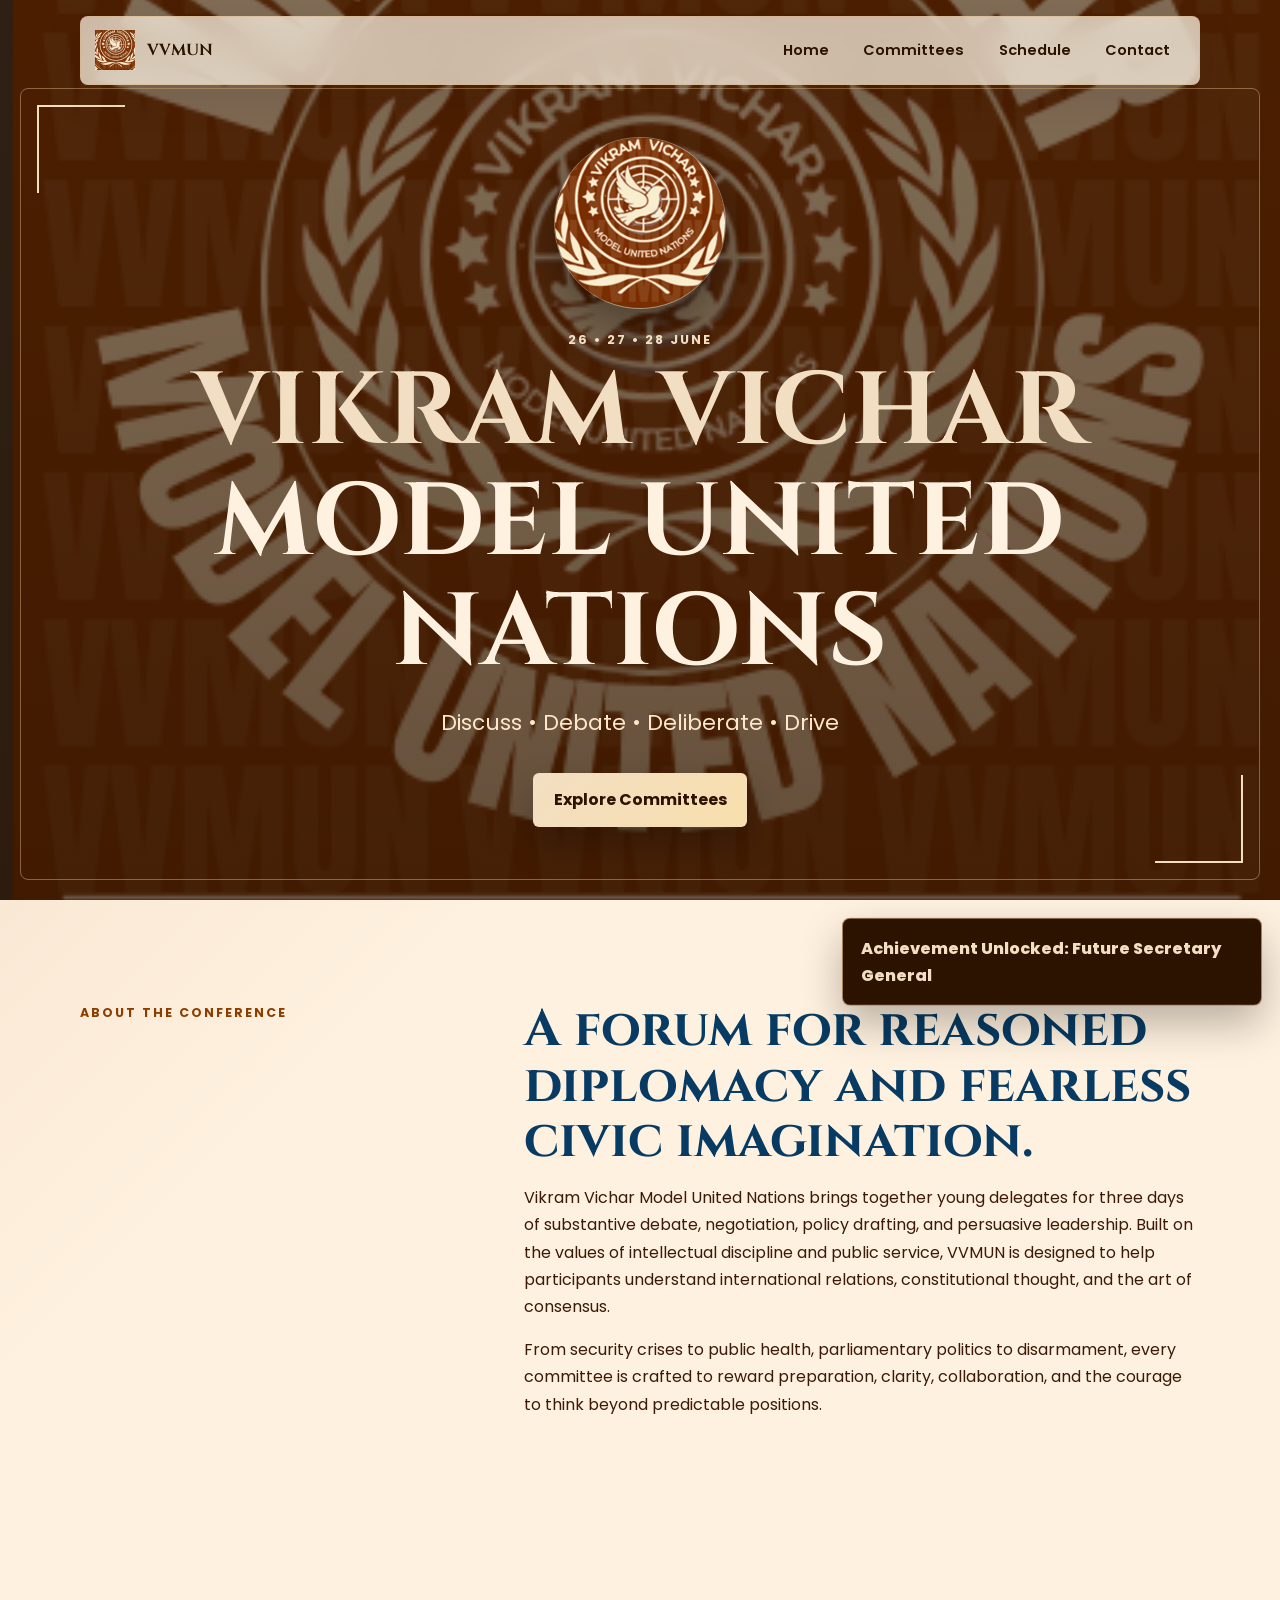
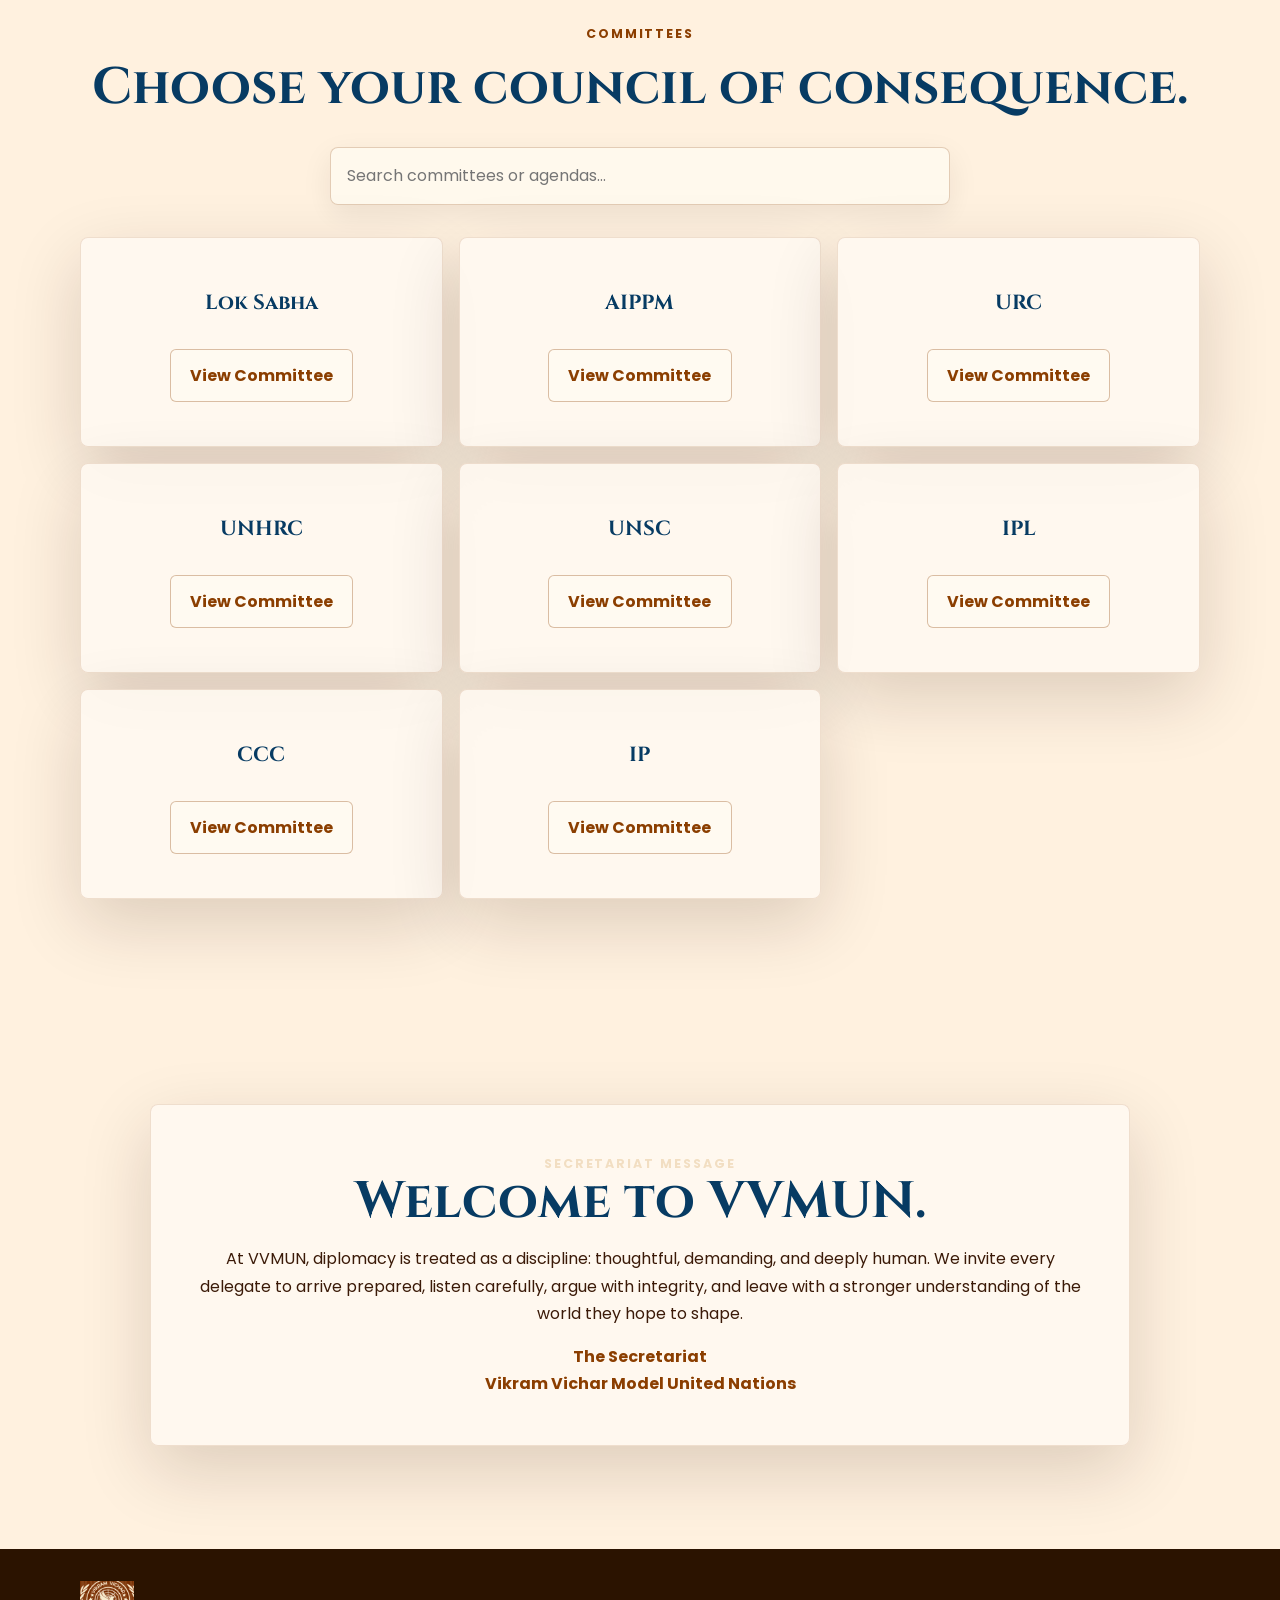
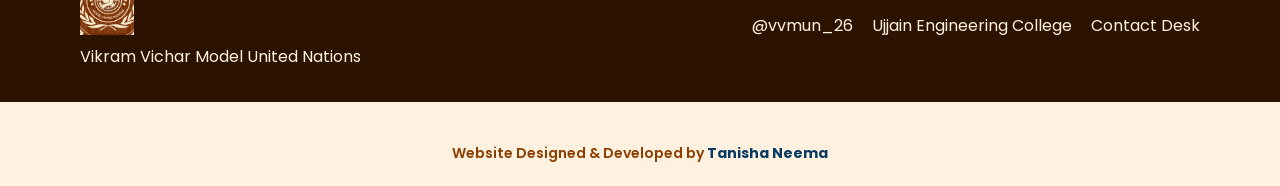
<file: 2026-06-14/build-a-complete-premium-website-for/VVMUN/index.html>
<!DOCTYPE html>
<html lang="en">
<head>
  <meta charset="UTF-8">
  <meta name="viewport" content="width=device-width, initial-scale=1.0">
  <meta name="description" content="Vikram Vichar Model United Nations - Discuss, Debate, Deliberate, Drive.">
  <title>VVMUN | Vikram Vichar Model United Nations</title>
  <link rel="preconnect" href="https://fonts.googleapis.com">
  <link rel="preconnect" href="https://fonts.gstatic.com" crossorigin>
  <link href="https://fonts.googleapis.com/css2?family=Cinzel:wght@500;600;700&family=Poppins:wght@300;400;500;600;700&display=swap" rel="stylesheet">
  <link rel="stylesheet" href="css/style.css?v=7">
</head>
<body>
  <div class="loader" id="loader" aria-label="Loading VVMUN">
    <img src="images/vvmun-logo.png" alt="VVMUN Logo">
    <span>VVMUN</span>
  </div>

  <nav class="navbar" aria-label="Primary navigation">
    <a href="index.html" class="brand" aria-label="VVMUN home">
      <img id="navLogo" src="images/vvmun-logo.png" alt="VVMUN Logo">
      <span>VVMUN</span>
    </a>
    <button class="nav-toggle" id="navToggle" aria-label="Open menu" aria-expanded="false">
      <span></span><span></span><span></span>
    </button>
    <div class="nav-links" id="navLinks">
      <a href="index.html">Home</a>
      <a href="#committees">Committees</a>
      <a href="schedule.html">Schedule</a>
      <a href="contact.html">Contact</a>
    </div>
  </nav>

  <main>
    <section class="hero full-screen" id="home">
      <div class="heritage-frame"></div>
      <div class="hero-content reveal">
        <img class="hero-logo" src="images/vvmun-logo.png" alt="Vikram Vichar Model United Nations Logo">
        <p class="eyebrow">26 • 27 • 28 June</p>
        <h1><span>Vikram Vichar</span> Model United Nations</h1>
        <p class="tagline">Discuss • Debate • Deliberate • Drive</p>
        <a class="btn primary" href="#committees">Explore Committees</a>
      </div>
    </section>

    <section class="section about-section" id="about">
      <div class="section-grid">
        <div class="section-kicker reveal">About the Conference</div>
        <div class="reveal">
          <h2>A forum for reasoned diplomacy and fearless civic imagination.</h2>
          <p>Vikram Vichar Model United Nations brings together young delegates for three days of substantive debate, negotiation, policy drafting, and persuasive leadership. Built on the values of intellectual discipline and public service, VVMUN is designed to help participants understand international relations, constitutional thought, and the art of consensus.</p>
          <p>From security crises to public health, parliamentary politics to disarmament, every committee is crafted to reward preparation, clarity, collaboration, and the courage to think beyond predictable positions.</p>
        </div>
      </div>
    </section>

    <section class="section committees-section" id="committees">
      <div class="section-heading reveal">
        <p class="section-kicker">Committees</p>
        <h2>Choose your council of consequence.</h2>
        <input class="search-input" id="committeeSearch" type="search" placeholder="Search committees or agendas..." aria-label="Search committees">
      </div>
      <div class="card-grid" id="committeeCards"></div>
    </section>

    <section class="section message-section">
      <div class="message-panel reveal">
        <p class="section-kicker">Secretariat Message</p>
        <h2>Welcome to VVMUN.</h2>
        <p>At VVMUN, diplomacy is treated as a discipline: thoughtful, demanding, and deeply human. We invite every delegate to arrive prepared, listen carefully, argue with integrity, and leave with a stronger understanding of the world they hope to shape.</p>
        <p class="signature">The Secretariat<br>Vikram Vichar Model United Nations</p>
      </div>
    </section>
  </main>

  <footer class="footer">
    <div>
      <img src="images/vvmun-logo.png" alt="VVMUN Logo">
      <p>Vikram Vichar Model United Nations</p>
    </div>
    <div>
      <a href="https://www.instagram.com/vvmun_26" target="_blank" rel="noreferrer">@vvmun_26</a>
      <span>Ujjain Engineering College</span>
      <a href="contact.html">Contact Desk</a>
    </div>
  </footer>

<div class="creator-credit">
  Website Designed & Developed by <strong>Tanisha Neema</strong>
</div>

<div class="achievement" id="achievement">Achievement Unlocked: Future Secretary General</div>

<script src="js/data.js?v=8"></script>
<script src="js/committee.js?v=8"></script>
</body>
</html>
</file>
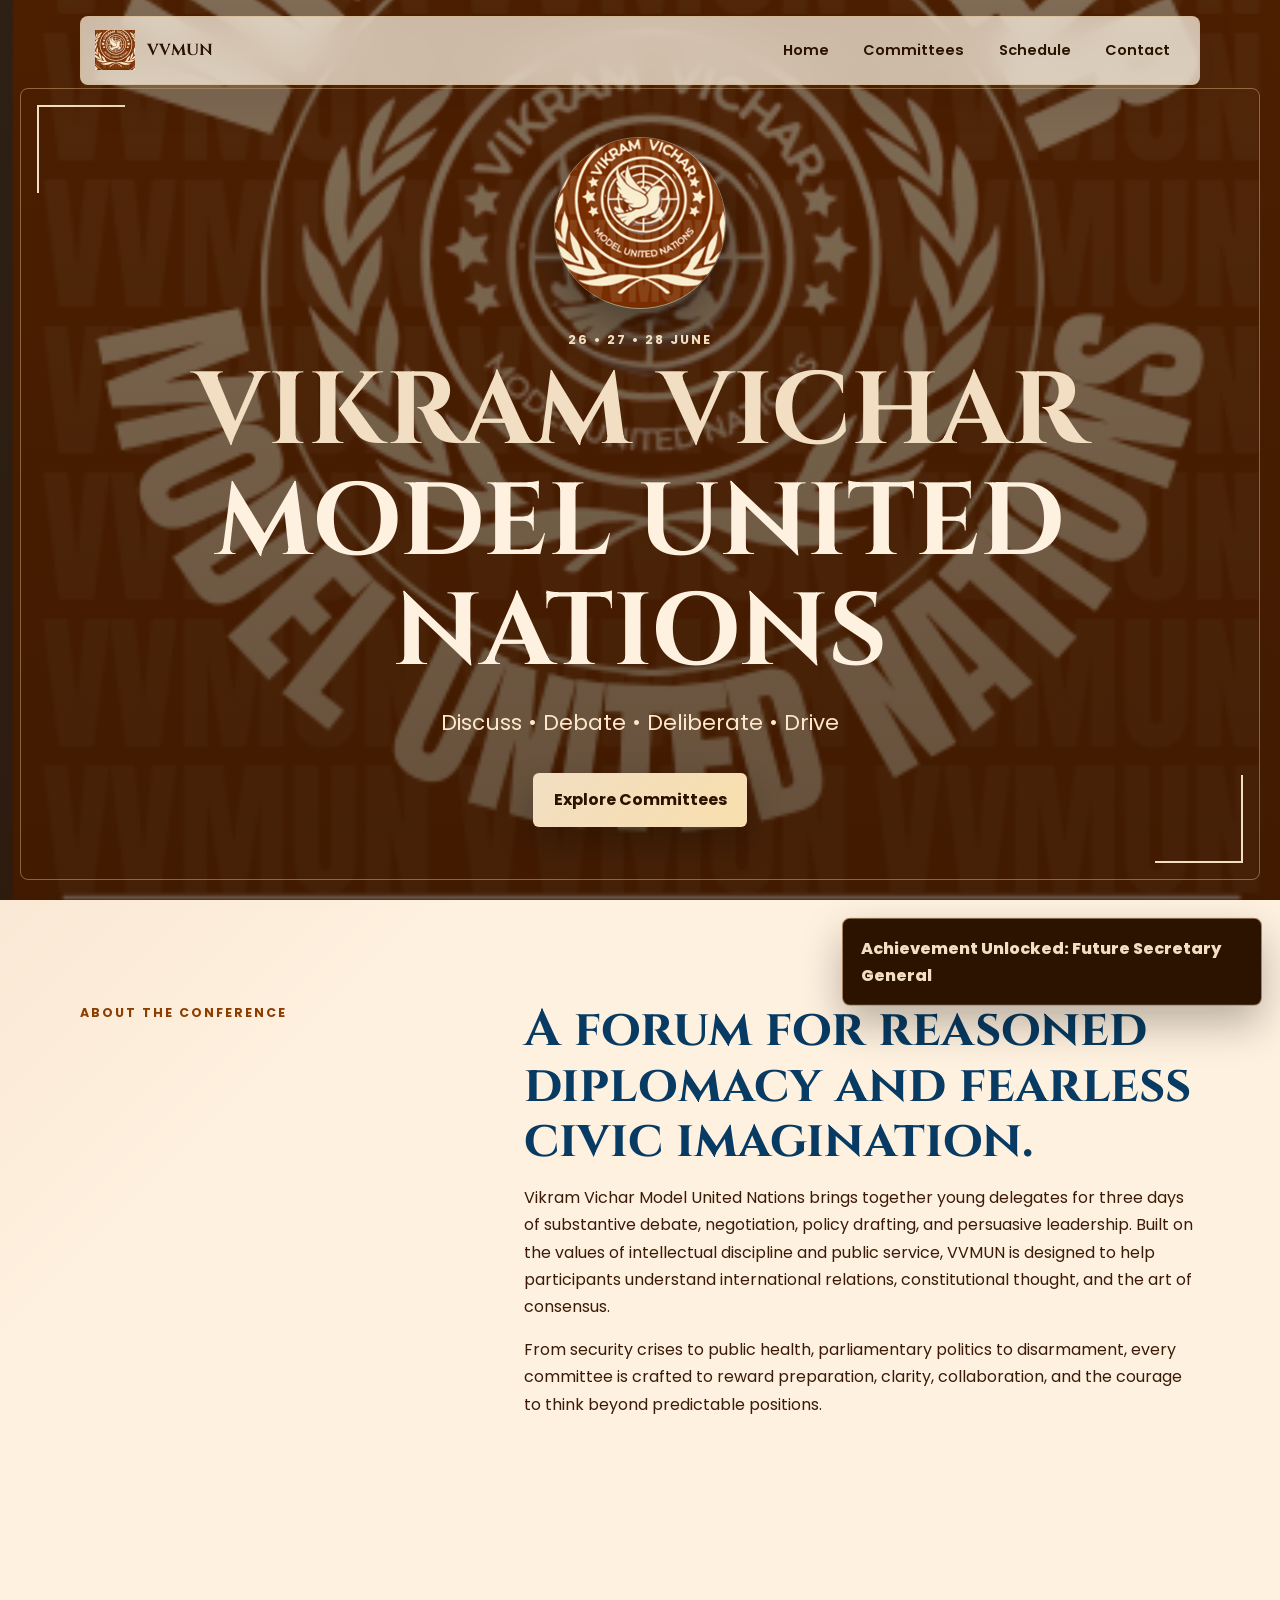
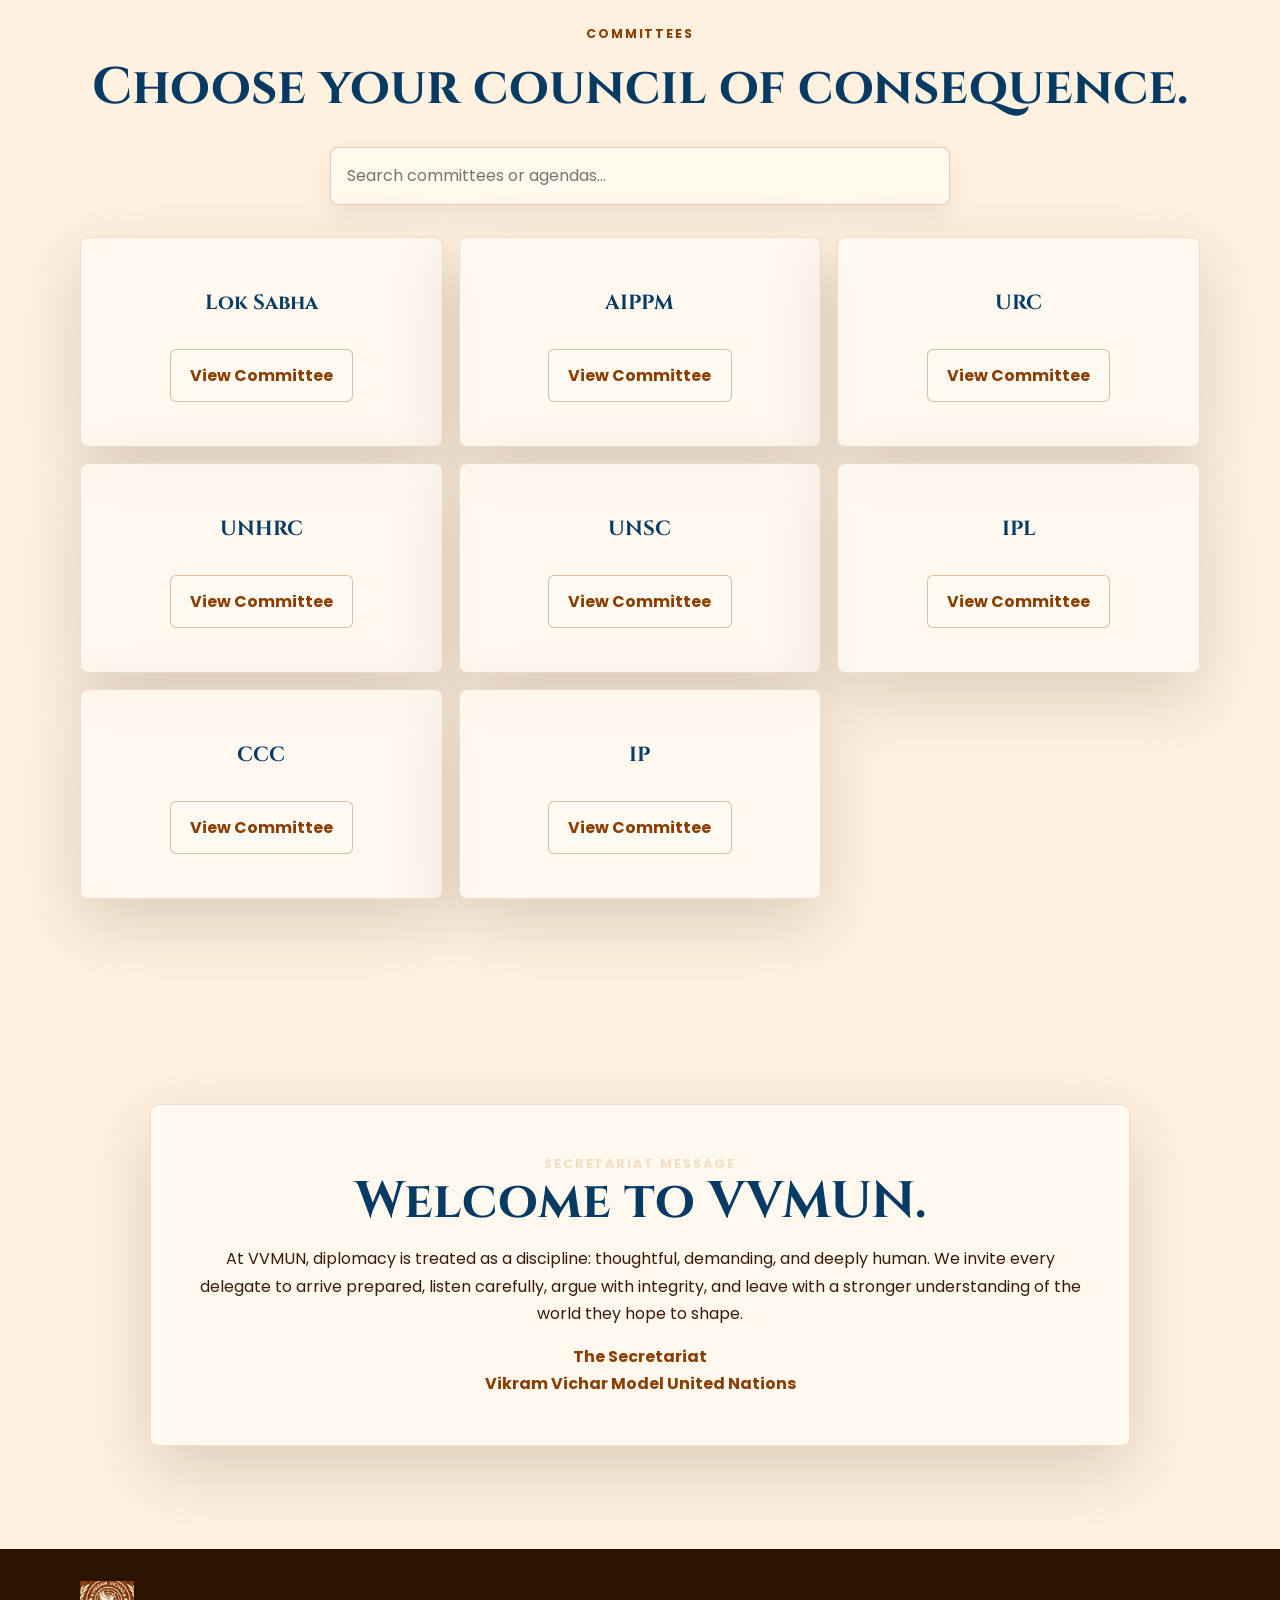
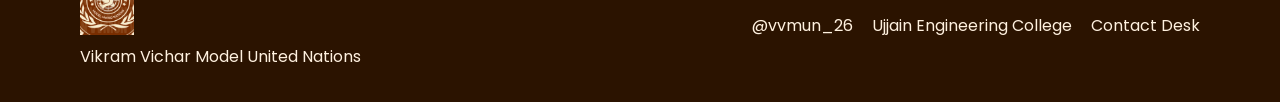
<file: 2026-06-14/build-a-complete-premium-website-for/outputs/VVMUN/index.html>
<!DOCTYPE html>
<html lang="en">
<head>
  <meta charset="UTF-8">
  <meta name="viewport" content="width=device-width, initial-scale=1.0">
  <meta name="description" content="Vikram Vichar Model United Nations - Discuss, Debate, Deliberate, Drive.">
  <title>VVMUN | Vikram Vichar Model United Nations</title>
  <link rel="preconnect" href="https://fonts.googleapis.com">
  <link rel="preconnect" href="https://fonts.gstatic.com" crossorigin>
  <link href="https://fonts.googleapis.com/css2?family=Cinzel:wght@500;600;700&family=Poppins:wght@300;400;500;600;700&display=swap" rel="stylesheet">
  <link rel="stylesheet" href="css/style.css?v=7">
</head>
<body>
  <div class="loader" id="loader" aria-label="Loading VVMUN">
    <img src="images/vvmun-logo.png" alt="VVMUN Logo">
    <span>VVMUN</span>
  </div>

  <nav class="navbar" aria-label="Primary navigation">
    <a href="index.html" class="brand" aria-label="VVMUN home">
      <img id="navLogo" src="images/vvmun-logo.png" alt="VVMUN Logo">
      <span>VVMUN</span>
    </a>
    <button class="nav-toggle" id="navToggle" aria-label="Open menu" aria-expanded="false">
      <span></span><span></span><span></span>
    </button>
    <div class="nav-links" id="navLinks">
      <a href="index.html">Home</a>
      <a href="#committees">Committees</a>
      <a href="schedule.html">Schedule</a>
      <a href="contact.html">Contact</a>
    </div>
  </nav>

  <main>
    <section class="hero full-screen" id="home">
      <div class="heritage-frame"></div>
      <div class="hero-content reveal">
        <img class="hero-logo" src="images/vvmun-logo.png" alt="Vikram Vichar Model United Nations Logo">
        <p class="eyebrow">26 • 27 • 28 June</p>
        <h1><span>Vikram Vichar</span> Model United Nations</h1>
        <p class="tagline">Discuss • Debate • Deliberate • Drive</p>
        <a class="btn primary" href="#committees">Explore Committees</a>
      </div>
    </section>

    <section class="section about-section" id="about">
      <div class="section-grid">
        <div class="section-kicker reveal">About the Conference</div>
        <div class="reveal">
          <h2>A forum for reasoned diplomacy and fearless civic imagination.</h2>
          <p>Vikram Vichar Model United Nations brings together young delegates for three days of substantive debate, negotiation, policy drafting, and persuasive leadership. Built on the values of intellectual discipline and public service, VVMUN is designed to help participants understand international relations, constitutional thought, and the art of consensus.</p>
          <p>From security crises to public health, parliamentary politics to disarmament, every committee is crafted to reward preparation, clarity, collaboration, and the courage to think beyond predictable positions.</p>
        </div>
      </div>
    </section>

    <section class="section committees-section" id="committees">
      <div class="section-heading reveal">
        <p class="section-kicker">Committees</p>
        <h2>Choose your council of consequence.</h2>
        <input class="search-input" id="committeeSearch" type="search" placeholder="Search committees or agendas..." aria-label="Search committees">
      </div>
      <div class="card-grid" id="committeeCards"></div>
    </section>

    <section class="section message-section">
      <div class="message-panel reveal">
        <p class="section-kicker">Secretariat Message</p>
        <h2>Welcome to VVMUN.</h2>
        <p>At VVMUN, diplomacy is treated as a discipline: thoughtful, demanding, and deeply human. We invite every delegate to arrive prepared, listen carefully, argue with integrity, and leave with a stronger understanding of the world they hope to shape.</p>
        <p class="signature">The Secretariat<br>Vikram Vichar Model United Nations</p>
      </div>
    </section>
  </main>

  <footer class="footer">
    <div>
      <img src="images/vvmun-logo.png" alt="VVMUN Logo">
      <p>Vikram Vichar Model United Nations</p>
    </div>
    <div>
      <a href="https://www.instagram.com/vvmun_26" target="_blank" rel="noreferrer">@vvmun_26</a>
      <span>Ujjain Engineering College</span>
      <a href="contact.html">Contact Desk</a>
    </div>
  </footer>

  <div class="achievement" id="achievement">Achievement Unlocked: Future Secretary General</div>

  <script src="js/data.js?v=8"></script>
  <script src="js/committee.js?v=8"></script>
</body>
</html>
</file>
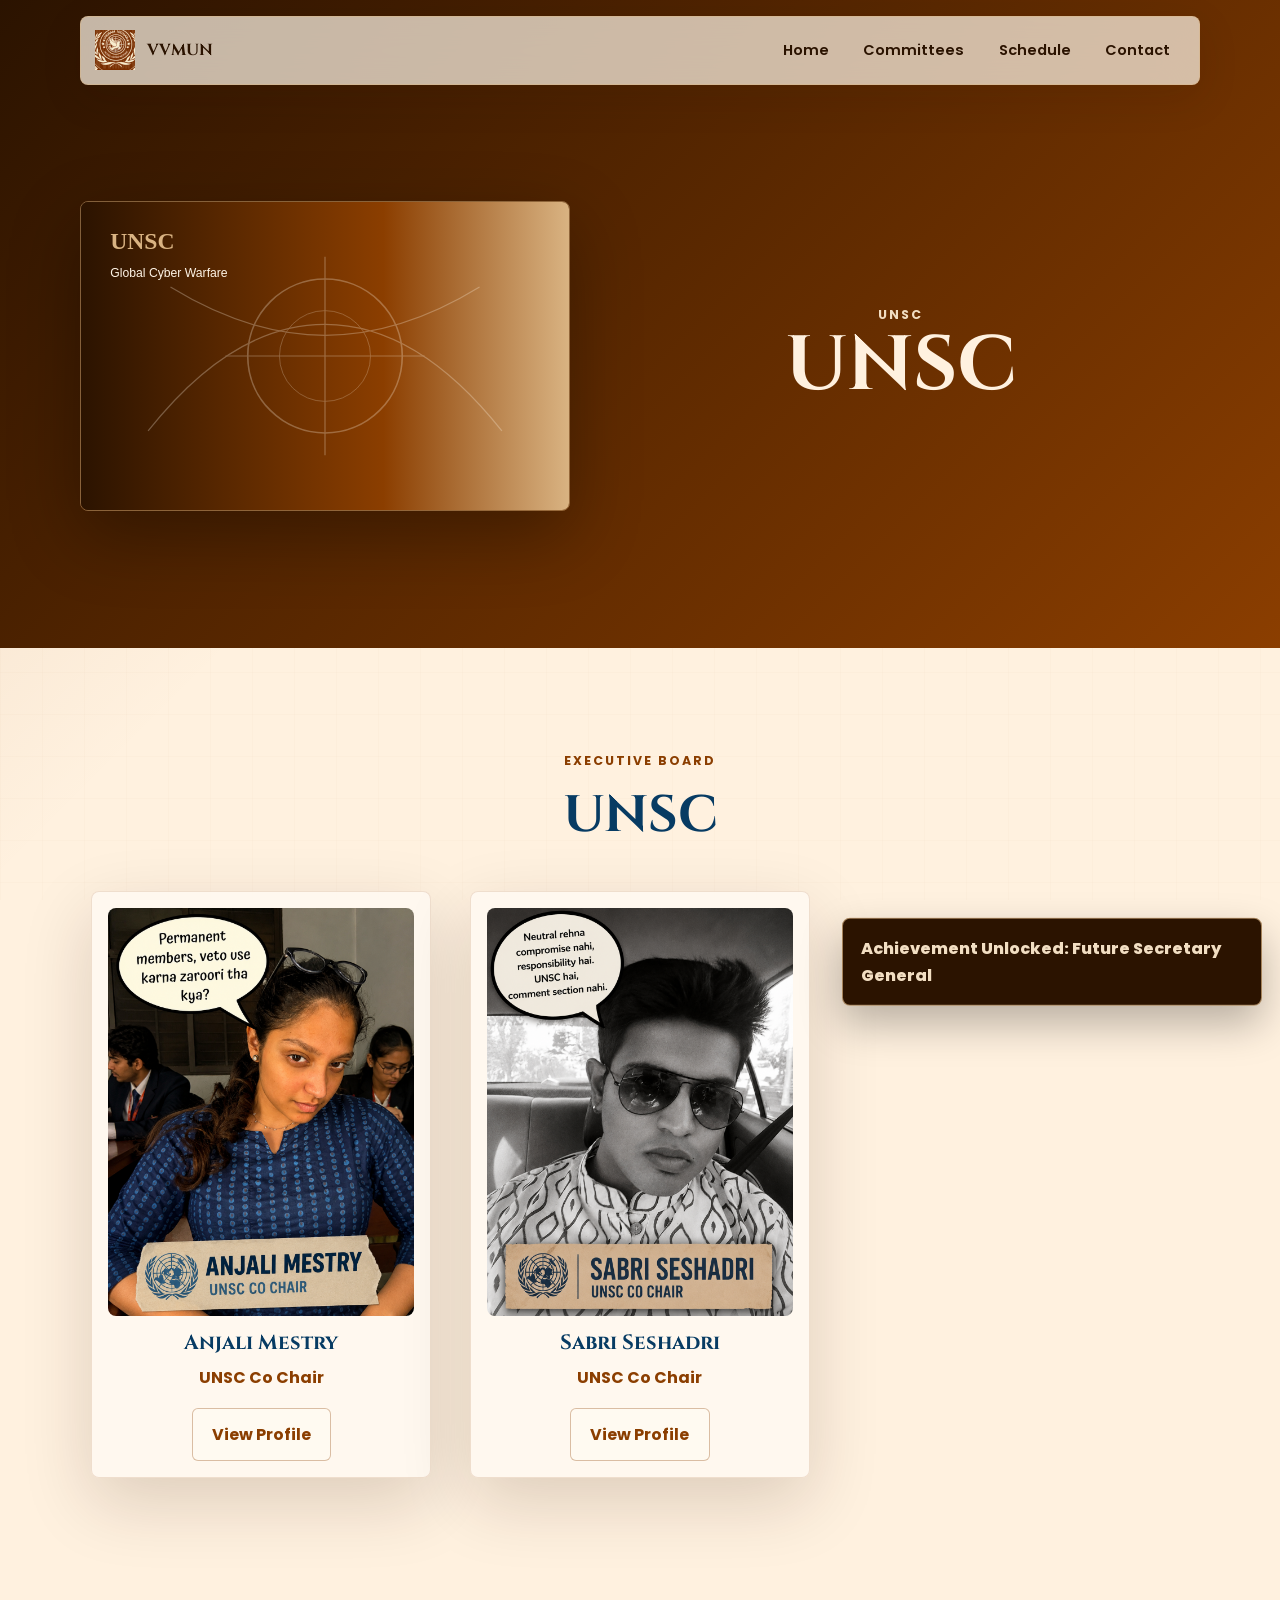
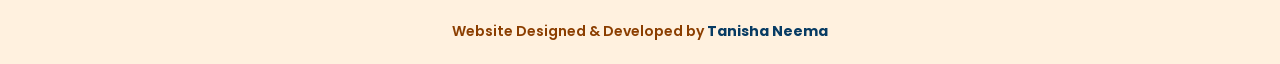
<file: 2026-06-14/build-a-complete-premium-website-for/VVMUN/committee.html>
<!DOCTYPE html>
<html lang="en">
<head>
  <meta charset="UTF-8">
  <meta name="viewport" content="width=device-width, initial-scale=1.0">
  <meta name="description" content="Explore VVMUN committee details and executive board members.">
  <title>Committee | VVMUN</title>
  <link rel="preconnect" href="https://fonts.googleapis.com">
  <link rel="preconnect" href="https://fonts.gstatic.com" crossorigin>
  <link href="https://fonts.googleapis.com/css2?family=Cinzel:wght@500;600;700&family=Poppins:wght@300;400;500;600;700&display=swap" rel="stylesheet">
  <link rel="stylesheet" href="css/style.css?v=7">
</head>
<body>
  <div class="loader" id="loader" aria-label="Loading VVMUN">
    <img src="images/vvmun-logo.png" alt="VVMUN Logo">
    <span>VVMUN</span>
  </div>

  <nav class="navbar" aria-label="Primary navigation">
    <a href="index.html" class="brand" aria-label="VVMUN home">
      <img id="navLogo" src="images/vvmun-logo.png" alt="VVMUN Logo">
      <span>VVMUN</span>
    </a>
    <button class="nav-toggle" id="navToggle" aria-label="Open menu" aria-expanded="false">
      <span></span><span></span><span></span>
    </button>
    <div class="nav-links" id="navLinks">
      <a href="index.html">Home</a>
      <a href="index.html#committees">Committees</a>
      <a href="schedule.html">Schedule</a>
      <a href="contact.html">Contact</a>
    </div>
  </nav>

  <main id="committeeDetail"></main>
  <div class="achievement" id="achievement">Achievement Unlocked: Future Secretary General</div>

<footer class="creator-credit">
  Website Designed & Developed by <strong>Tanisha Neema</strong>
</footer>

<script src="js/data.js?v=8"></script>
<script src="js/committee.js?v=8"></script>
</body>
</html>
</file>
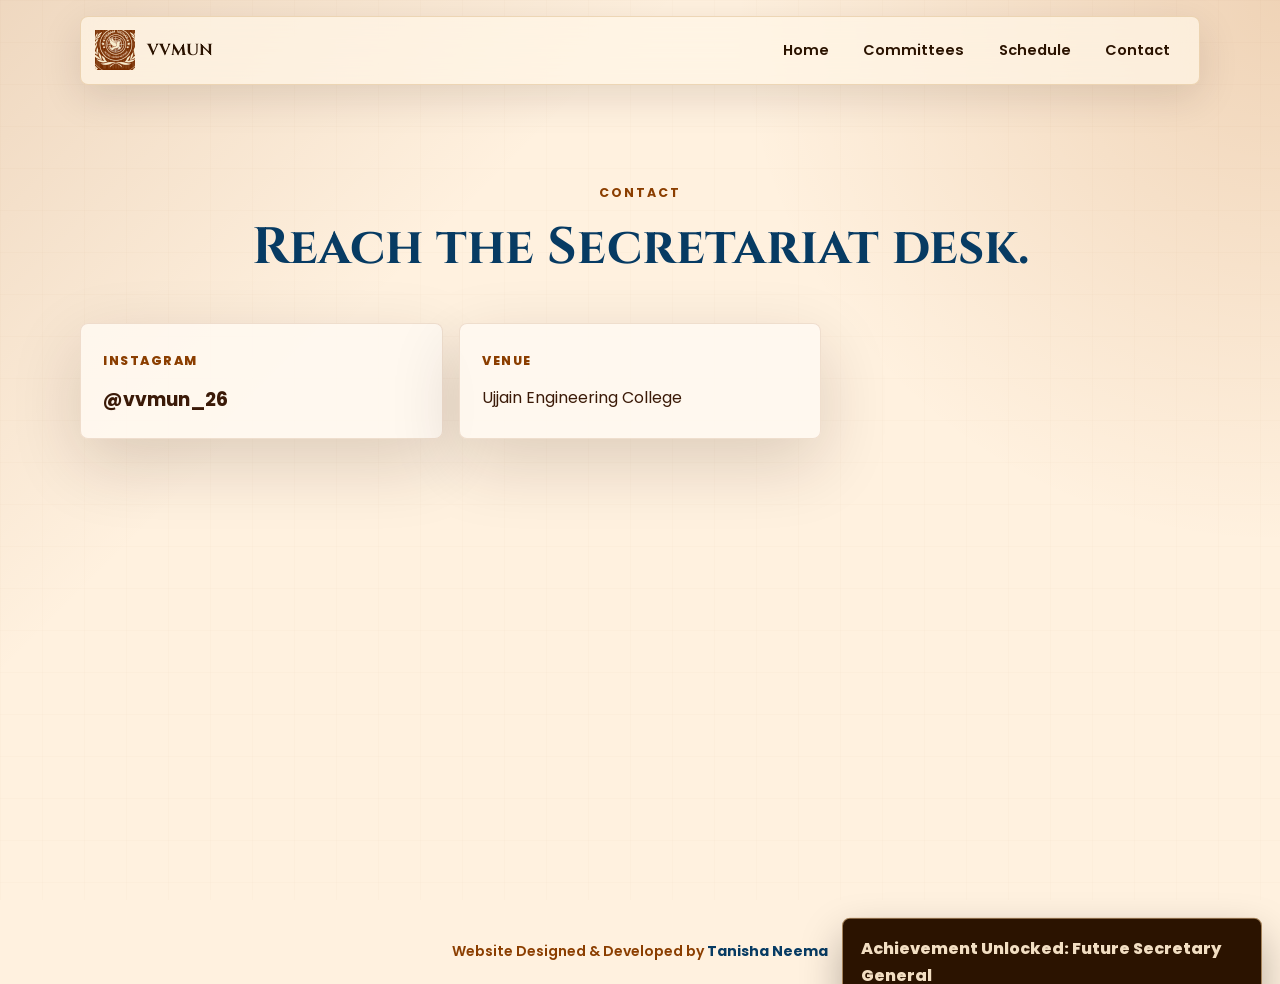
<file: 2026-06-14/build-a-complete-premium-website-for/VVMUN/contact.html>
<!DOCTYPE html>
<html lang="en">
<head>
  <meta charset="UTF-8">
  <meta name="viewport" content="width=device-width, initial-scale=1.0">
  <meta name="description" content="Contact Vikram Vichar Model United Nations.">
  <title>Contact | VVMUN</title>
  <link rel="preconnect" href="https://fonts.googleapis.com">
  <link rel="preconnect" href="https://fonts.gstatic.com" crossorigin>
  <link href="https://fonts.googleapis.com/css2?family=Cinzel:wght@500;600;700&family=Poppins:wght@300;400;500;600;700&display=swap" rel="stylesheet">
  <link rel="stylesheet" href="css/style.css?v=7">
</head>
<body>
  <div class="loader" id="loader" aria-label="Loading VVMUN">
    <img src="images/vvmun-logo.png" alt="VVMUN Logo">
    <span>VVMUN</span>
  </div>
  <nav class="navbar" aria-label="Primary navigation">
    <a href="index.html" class="brand" aria-label="VVMUN home">
      <img id="navLogo" src="images/vvmun-logo.png" alt="VVMUN Logo">
      <span>VVMUN</span>
    </a>
    <button class="nav-toggle" id="navToggle" aria-label="Open menu" aria-expanded="false">
      <span></span><span></span><span></span>
    </button>
    <div class="nav-links" id="navLinks">
      <a href="index.html">Home</a>
      <a href="index.html#committees">Committees</a>
      <a href="schedule.html">Schedule</a>
      <a href="contact.html">Contact</a>
    </div>
  </nav>

  <main class="page-shell">
    <section class="section contact-section">
      <div class="section-heading reveal compact">
        <p class="section-kicker">Contact</p>
        <h1>Reach the Secretariat desk.</h1>
      </div>
      <div class="contact-grid">
        <article class="contact-panel reveal">
          <span>Instagram</span>
          <a href="https://www.instagram.com/vvmun_26" target="_blank" rel="noreferrer">@vvmun_26</a>
        </article>
        <article class="contact-panel reveal">
          <span>Venue</span>
          <p>Ujjain Engineering College</p>
        </article>
      </div>
    </section>
  </main>

  <div class="achievement" id="achievement">Achievement Unlocked: Future Secretary General</div>

<footer class="creator-credit">
  Website Designed & Developed by <strong>Tanisha Neema</strong>
</footer>

<script src="js/data.js?v=8"></script>
<script src="js/committee.js?v=8"></script>
</body>
</html>
</file>
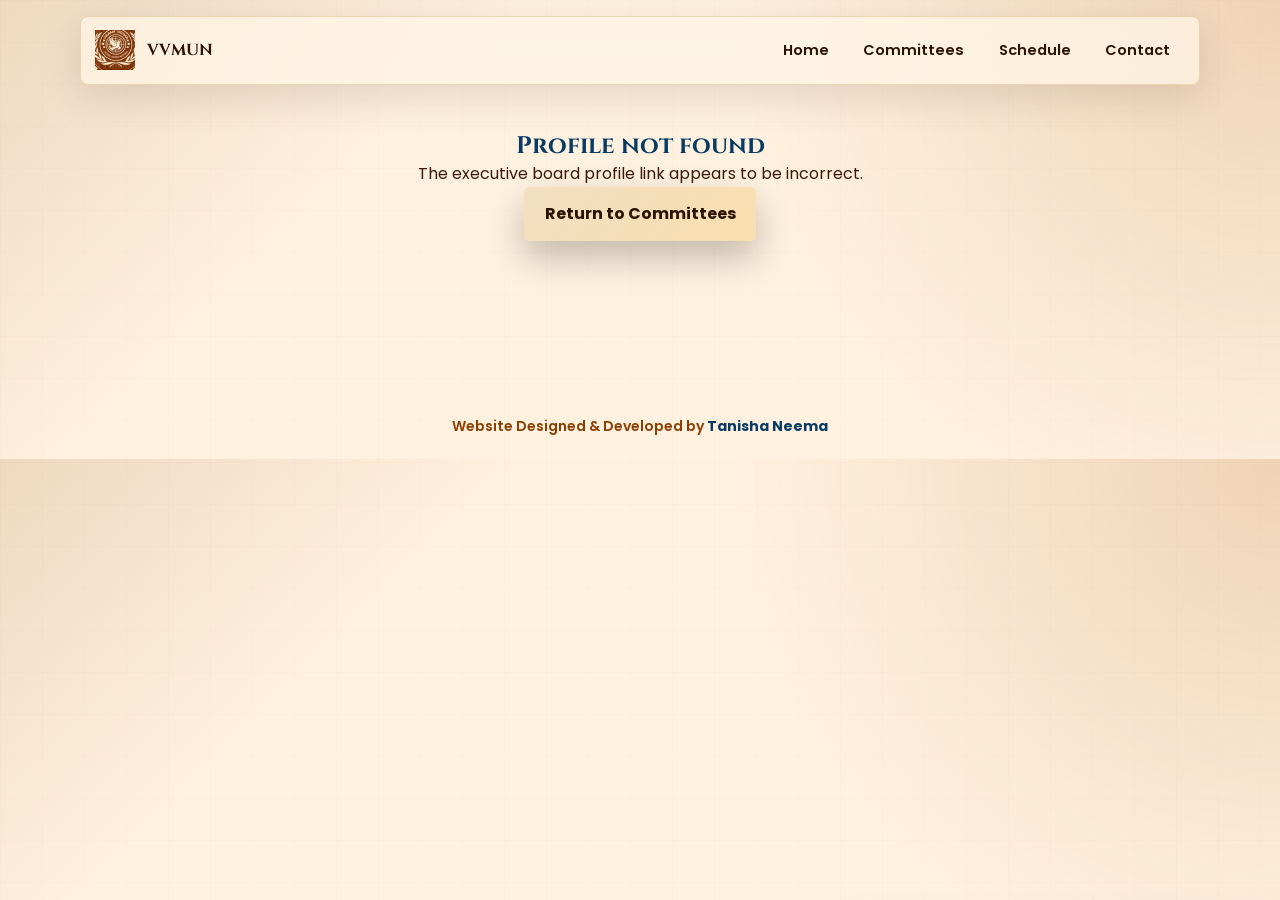
<file: 2026-06-14/build-a-complete-premium-website-for/VVMUN/eb.html>
<!DOCTYPE html>
<html lang="en">
<head>
  <meta charset="UTF-8">
  <meta name="viewport" content="width=device-width, initial-scale=1.0">
  <meta name="description" content="Meet the VVMUN executive board.">
  <title>Executive Board | VVMUN</title>
  <link rel="preconnect" href="https://fonts.googleapis.com">
  <link rel="preconnect" href="https://fonts.gstatic.com" crossorigin>
  <link href="https://fonts.googleapis.com/css2?family=Cinzel:wght@500;600;700&family=Poppins:wght@300;400;500;600;700&display=swap" rel="stylesheet">
  <link rel="stylesheet" href="css/style.css?v=7">
</head>
<body>
  <div class="loader" id="loader" aria-label="Loading VVMUN">
    <img src="images/vvmun-logo.png" alt="VVMUN Logo">
    <span>VVMUN</span>
  </div>

  <nav class="navbar" aria-label="Primary navigation">
    <a href="index.html" class="brand" aria-label="VVMUN home">
      <img id="navLogo" src="images/vvmun-logo.png" alt="VVMUN Logo">
      <span>VVMUN</span>
    </a>
    <button class="nav-toggle" id="navToggle" aria-label="Open menu" aria-expanded="false">
      <span></span><span></span><span></span>
    </button>
    <div class="nav-links" id="navLinks">
      <a href="index.html">Home</a>
      <a href="index.html#committees">Committees</a>
      <a href="schedule.html">Schedule</a>
      <a href="contact.html">Contact</a>
    </div>
  </nav>

  <main id="ebProfile"></main>
  <div class="achievement" id="achievement">Achievement Unlocked: Future Secretary General</div>

<footer class="creator-credit">
  Website Designed & Developed by <strong>Tanisha Neema</strong>
</footer>

<script src="js/data.js?v=8"></script>
<script src="js/committee.js?v=8"></script>
<script src="js/eb.js?v=8"></script>
</body>
</html>
</file>
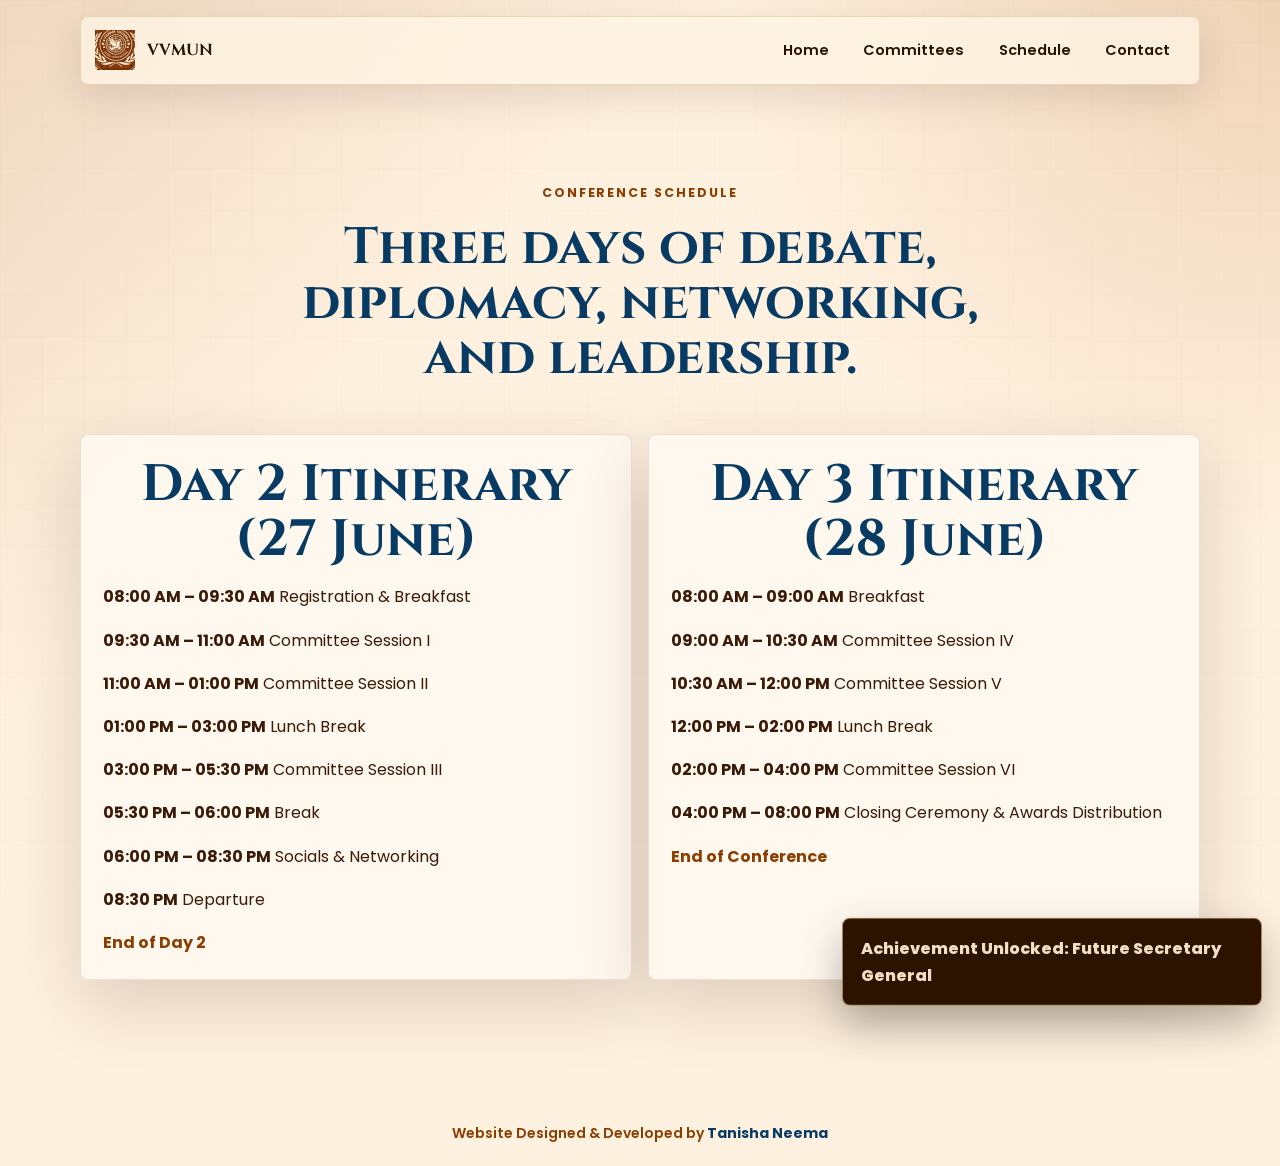
<file: 2026-06-14/build-a-complete-premium-website-for/VVMUN/schedule.html>
<!DOCTYPE html>
<html lang="en">
<head>
  <meta charset="UTF-8">
  <meta name="viewport" content="width=device-width, initial-scale=1.0">
  <meta name="description" content="VVMUN conference schedule.">
  <title>Schedule | VVMUN</title>

  <link rel="preconnect" href="https://fonts.googleapis.com">
  <link rel="preconnect" href="https://fonts.gstatic.com" crossorigin>
  <link href="https://fonts.googleapis.com/css2?family=Cinzel:wght@500;600;700&family=Poppins:wght@300;400;500;600;700&display=swap" rel="stylesheet">

  <link rel="stylesheet" href="css/style.css?v=8">
</head>
<body>

  <div class="loader" id="loader" aria-label="Loading VVMUN">
    <img src="images/vvmun-logo.png" alt="VVMUN Logo">
    <span>VVMUN</span>
  </div>

  <nav class="navbar" aria-label="Primary navigation">
    <a href="index.html" class="brand" aria-label="VVMUN home">
      <img id="navLogo" src="images/vvmun-logo.png" alt="VVMUN Logo">
      <span>VVMUN</span>
    </a>

    <button class="nav-toggle" id="navToggle" aria-label="Open menu" aria-expanded="false">
      <span></span><span></span><span></span>
    </button>

    <div class="nav-links" id="navLinks">
      <a href="index.html">Home</a>
      <a href="index.html#committees">Committees</a>
      <a href="schedule.html">Schedule</a>
      <a href="contact.html">Contact</a>
    </div>
  </nav>

  <main class="page-shell">
    <section class="section schedule-section">

      <div class="section-heading reveal compact">
        <p class="section-kicker">Conference Schedule</p>
        <h1>Three days of debate, diplomacy, networking, and leadership.</h1>
      </div>

      <div class="timeline">

        <article class="timeline-day reveal">
          <h2>Day 2 Itinerary <br>(27 June)</h2>

          <p><strong>08:00 AM – 09:30 AM</strong> Registration & Breakfast</p>

          <p><strong>09:30 AM – 11:00 AM</strong> Committee Session I</p>

          <p><strong>11:00 AM – 01:00 PM</strong> Committee Session II</p>

          <p><strong>01:00 PM – 03:00 PM</strong> Lunch Break</p>

          <p><strong>03:00 PM – 05:30 PM</strong> Committee Session III</p>

          <p><strong>05:30 PM – 06:00 PM</strong> Break</p>

          <p><strong>06:00 PM – 08:30 PM</strong> Socials & Networking</p>

          <p><strong>08:30 PM</strong> Departure</p>

          <p class="signature">End of Day 2</p>
        </article>

        <article class="timeline-day reveal">
          <h2>Day 3 Itinerary <br>(28 June)</h2>

          <p><strong>08:00 AM – 09:00 AM</strong> Breakfast</p>

          <p><strong>09:00 AM – 10:30 AM</strong> Committee Session IV</p>

          <p><strong>10:30 AM – 12:00 PM</strong> Committee Session V</p>

          <p><strong>12:00 PM – 02:00 PM</strong> Lunch Break</p>

          <p><strong>02:00 PM – 04:00 PM</strong> Committee Session VI</p>

          <p><strong>04:00 PM – 08:00 PM</strong> Closing Ceremony & Awards Distribution</p>

          <p class="signature">End of Conference</p>
        </article>

      </div>

    </section>
  </main>

  <div class="achievement" id="achievement">
    Achievement Unlocked: Future Secretary General
  </div>

  <footer class="creator-credit">
    Website Designed & Developed by <strong>Tanisha Neema</strong>
  </footer>

  <script src="js/data.js?v=8"></script>
  <script src="js/committee.js?v=8"></script>

</body>
</html>
</file>
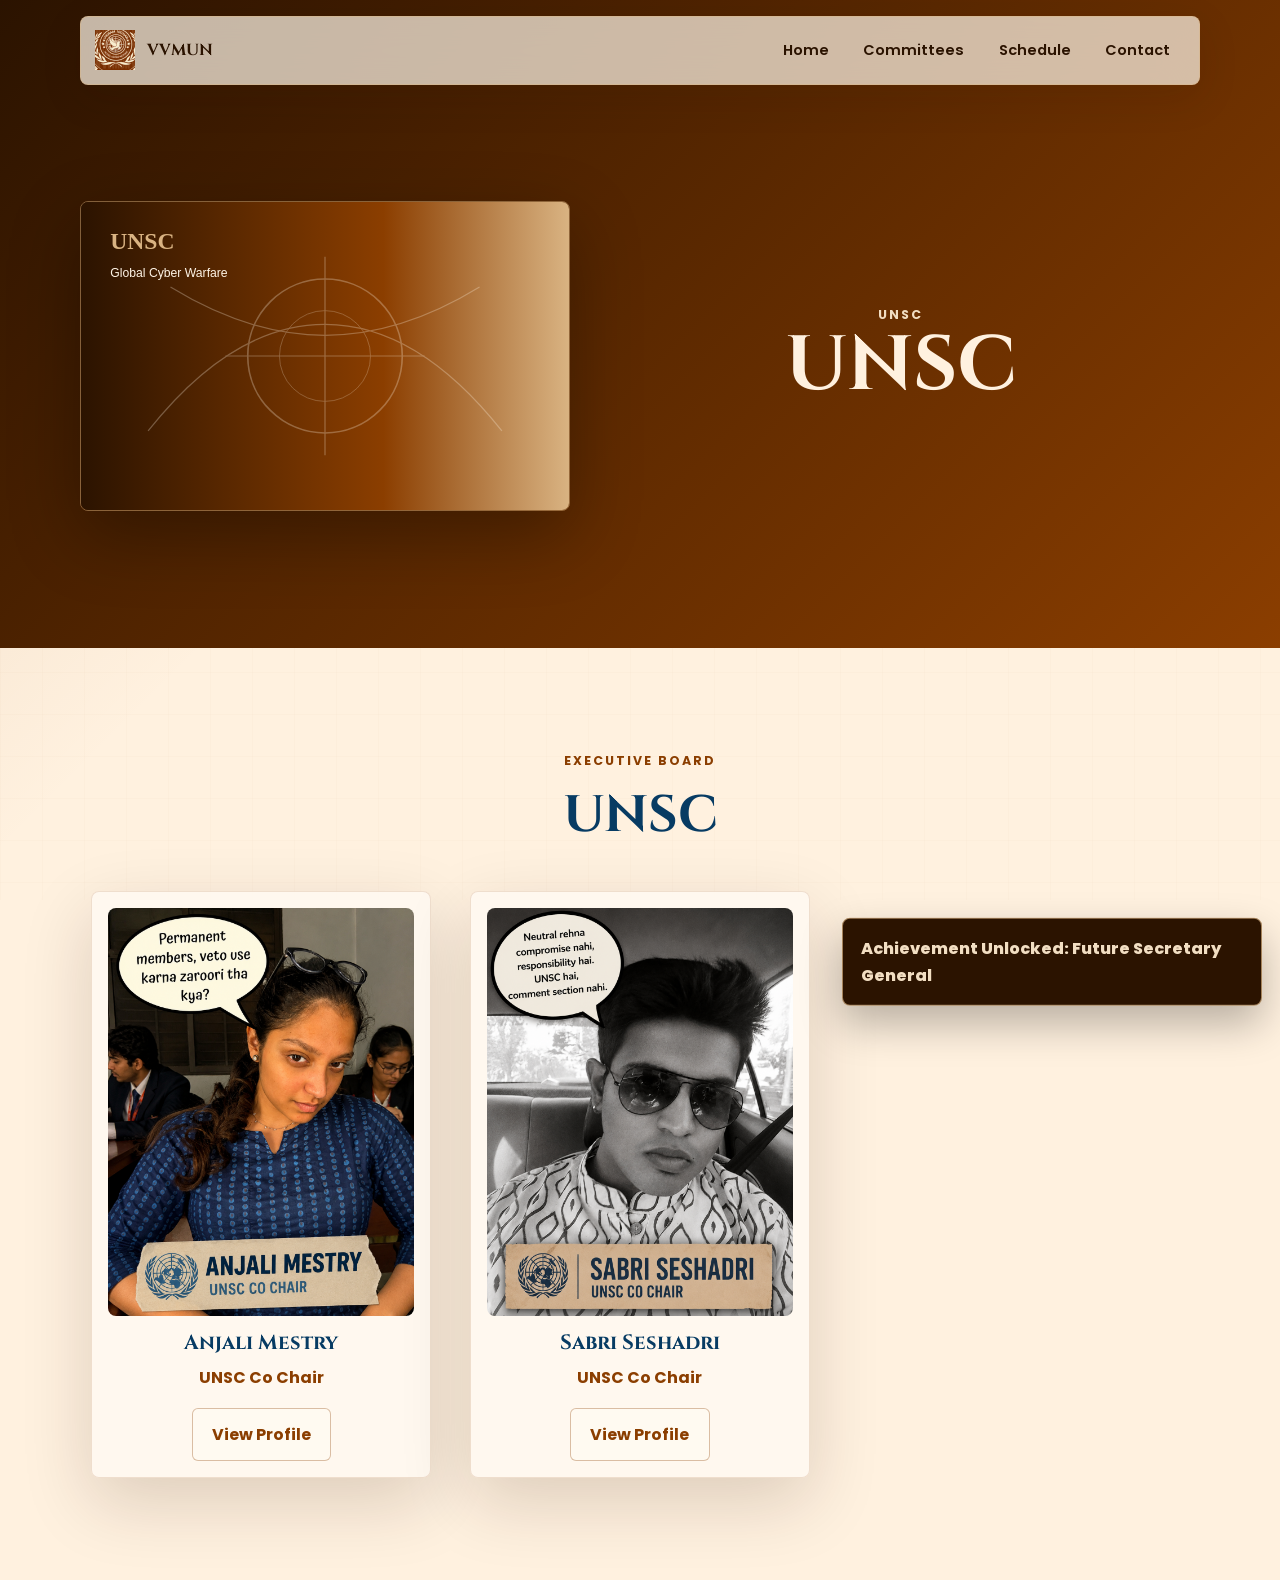
<file: 2026-06-14/build-a-complete-premium-website-for/outputs/VVMUN/committee.html>
<!DOCTYPE html>
<html lang="en">
<head>
  <meta charset="UTF-8">
  <meta name="viewport" content="width=device-width, initial-scale=1.0">
  <meta name="description" content="Explore VVMUN committee details and executive board members.">
  <title>Committee | VVMUN</title>
  <link rel="preconnect" href="https://fonts.googleapis.com">
  <link rel="preconnect" href="https://fonts.gstatic.com" crossorigin>
  <link href="https://fonts.googleapis.com/css2?family=Cinzel:wght@500;600;700&family=Poppins:wght@300;400;500;600;700&display=swap" rel="stylesheet">
  <link rel="stylesheet" href="css/style.css?v=7">
</head>
<body>
  <div class="loader" id="loader" aria-label="Loading VVMUN">
    <img src="images/vvmun-logo.png" alt="VVMUN Logo">
    <span>VVMUN</span>
  </div>

  <nav class="navbar" aria-label="Primary navigation">
    <a href="index.html" class="brand" aria-label="VVMUN home">
      <img id="navLogo" src="images/vvmun-logo.png" alt="VVMUN Logo">
      <span>VVMUN</span>
    </a>
    <button class="nav-toggle" id="navToggle" aria-label="Open menu" aria-expanded="false">
      <span></span><span></span><span></span>
    </button>
    <div class="nav-links" id="navLinks">
      <a href="index.html">Home</a>
      <a href="index.html#committees">Committees</a>
      <a href="schedule.html">Schedule</a>
      <a href="contact.html">Contact</a>
    </div>
  </nav>

  <main id="committeeDetail"></main>
  <div class="achievement" id="achievement">Achievement Unlocked: Future Secretary General</div>

  <script src="js/data.js?v=8"></script>
  <script src="js/committee.js?v=8"></script>
</body>
</html>
</file>
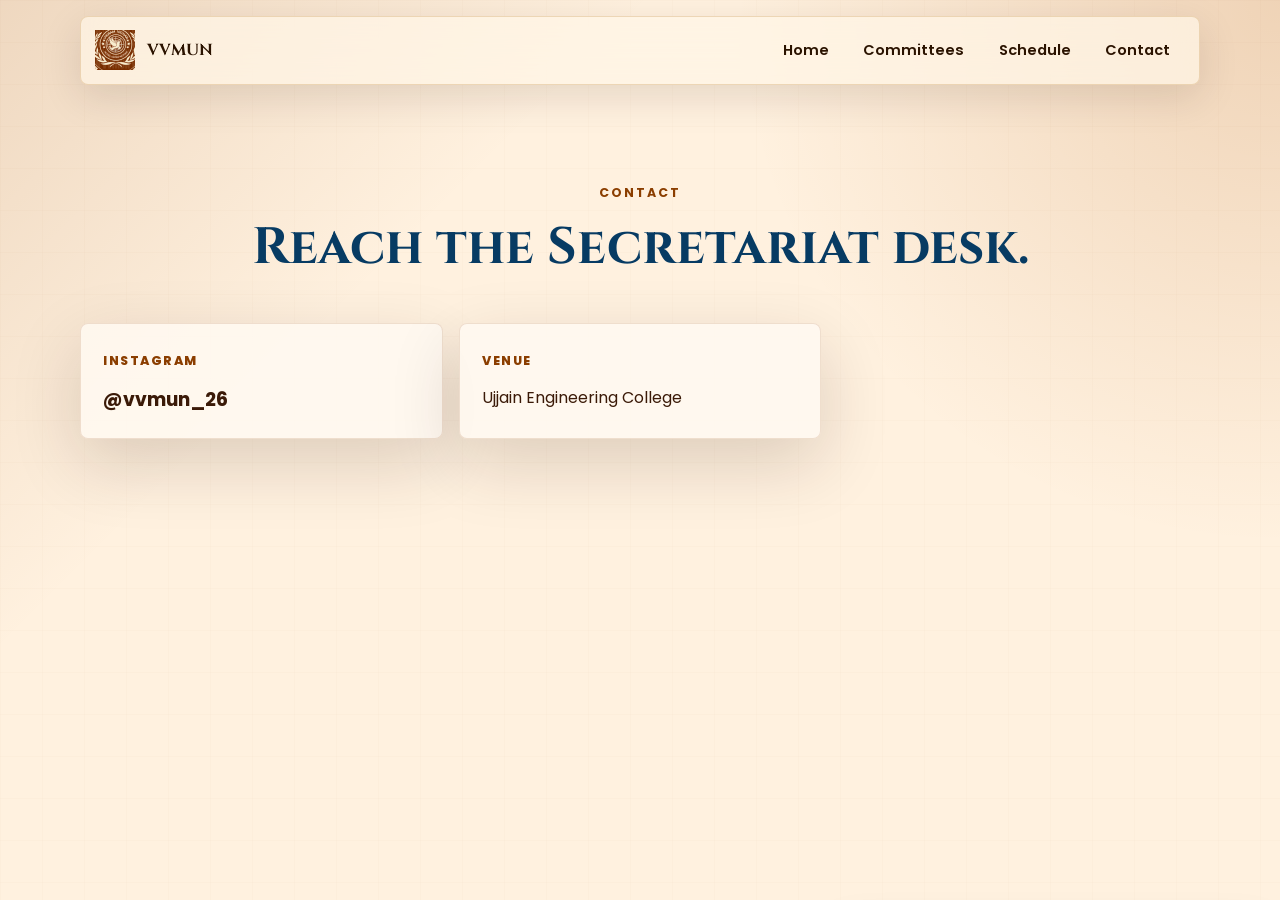
<file: 2026-06-14/build-a-complete-premium-website-for/outputs/VVMUN/contact.html>
<!DOCTYPE html>
<html lang="en">
<head>
  <meta charset="UTF-8">
  <meta name="viewport" content="width=device-width, initial-scale=1.0">
  <meta name="description" content="Contact Vikram Vichar Model United Nations.">
  <title>Contact | VVMUN</title>
  <link rel="preconnect" href="https://fonts.googleapis.com">
  <link rel="preconnect" href="https://fonts.gstatic.com" crossorigin>
  <link href="https://fonts.googleapis.com/css2?family=Cinzel:wght@500;600;700&family=Poppins:wght@300;400;500;600;700&display=swap" rel="stylesheet">
  <link rel="stylesheet" href="css/style.css?v=7">
</head>
<body>
  <div class="loader" id="loader" aria-label="Loading VVMUN">
    <img src="images/vvmun-logo.png" alt="VVMUN Logo">
    <span>VVMUN</span>
  </div>
  <nav class="navbar" aria-label="Primary navigation">
    <a href="index.html" class="brand" aria-label="VVMUN home">
      <img id="navLogo" src="images/vvmun-logo.png" alt="VVMUN Logo">
      <span>VVMUN</span>
    </a>
    <button class="nav-toggle" id="navToggle" aria-label="Open menu" aria-expanded="false">
      <span></span><span></span><span></span>
    </button>
    <div class="nav-links" id="navLinks">
      <a href="index.html">Home</a>
      <a href="index.html#committees">Committees</a>
      <a href="schedule.html">Schedule</a>
      <a href="contact.html">Contact</a>
    </div>
  </nav>

  <main class="page-shell">
    <section class="section contact-section">
      <div class="section-heading reveal compact">
        <p class="section-kicker">Contact</p>
        <h1>Reach the Secretariat desk.</h1>
      </div>
      <div class="contact-grid">
        <article class="contact-panel reveal">
          <span>Instagram</span>
          <a href="https://www.instagram.com/vvmun_26" target="_blank" rel="noreferrer">@vvmun_26</a>
        </article>
        <article class="contact-panel reveal">
          <span>Venue</span>
          <p>Ujjain Engineering College</p>
        </article>
      </div>
    </section>
  </main>

  <div class="achievement" id="achievement">Achievement Unlocked: Future Secretary General</div>
  <script src="js/data.js?v=8"></script>
  <script src="js/committee.js?v=8"></script>
</body>
</html>
</file>
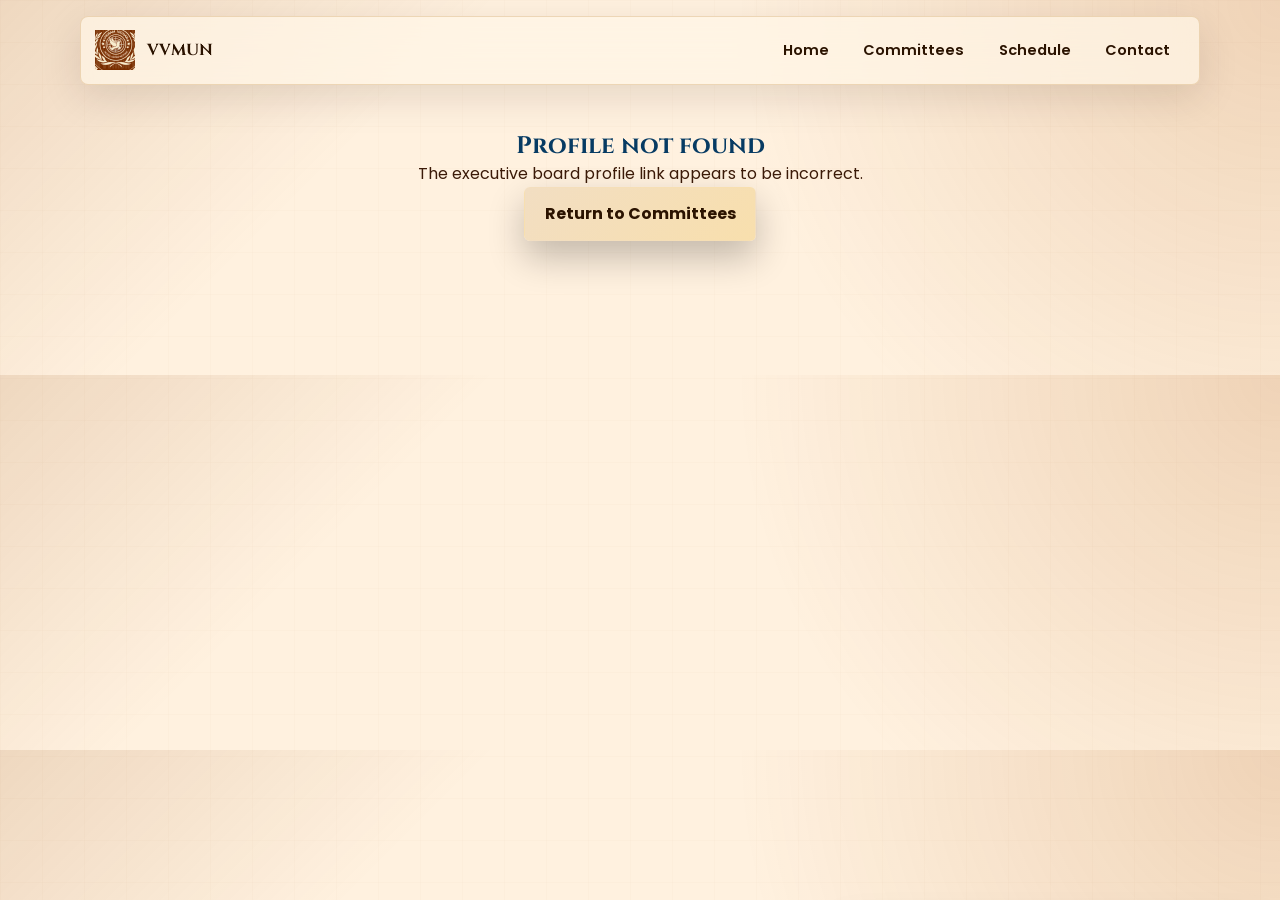
<file: 2026-06-14/build-a-complete-premium-website-for/outputs/VVMUN/eb.html>
<!DOCTYPE html>
<html lang="en">
<head>
  <meta charset="UTF-8">
  <meta name="viewport" content="width=device-width, initial-scale=1.0">
  <meta name="description" content="Meet the VVMUN executive board.">
  <title>Executive Board | VVMUN</title>
  <link rel="preconnect" href="https://fonts.googleapis.com">
  <link rel="preconnect" href="https://fonts.gstatic.com" crossorigin>
  <link href="https://fonts.googleapis.com/css2?family=Cinzel:wght@500;600;700&family=Poppins:wght@300;400;500;600;700&display=swap" rel="stylesheet">
  <link rel="stylesheet" href="css/style.css?v=7">
</head>
<body>
  <div class="loader" id="loader" aria-label="Loading VVMUN">
    <img src="images/vvmun-logo.png" alt="VVMUN Logo">
    <span>VVMUN</span>
  </div>

  <nav class="navbar" aria-label="Primary navigation">
    <a href="index.html" class="brand" aria-label="VVMUN home">
      <img id="navLogo" src="images/vvmun-logo.png" alt="VVMUN Logo">
      <span>VVMUN</span>
    </a>
    <button class="nav-toggle" id="navToggle" aria-label="Open menu" aria-expanded="false">
      <span></span><span></span><span></span>
    </button>
    <div class="nav-links" id="navLinks">
      <a href="index.html">Home</a>
      <a href="index.html#committees">Committees</a>
      <a href="schedule.html">Schedule</a>
      <a href="contact.html">Contact</a>
    </div>
  </nav>

  <main id="ebProfile"></main>
  <div class="achievement" id="achievement">Achievement Unlocked: Future Secretary General</div>

  <script src="js/data.js?v=8"></script>
  <script src="js/committee.js?v=8"></script>
  <script src="js/eb.js?v=8"></script>
</body>
</html>
</file>
<file: 2026-06-14/build-a-complete-premium-website-for/VVMUN/css/style.css>
:root {
  --primary: #8B3E00;
  --secondary: #A84D00;
  --accent: #F2DEC2;
  --light: #FFF1DF;
  --dark: #2B1300;
  --ivory: #fff8ec;
  --ink: #3b1a08;
  --muted: #7b563d;
  --navy: #073B63;
  --glass: rgba(255, 245, 230, 0.72);
  --shadow: 0 24px 70px rgba(43, 19, 0, 0.16);
  --heading: "Cinzel", Georgia, serif;
  --body: "Poppins", Arial, sans-serif;
}

* {
  box-sizing: border-box;
}

html {
  scroll-behavior: smooth;
}

body {
  margin: 0;
  color: var(--ink);
  background:
    linear-gradient(135deg, rgba(139, 62, 0, 0.14), transparent 30%),
    radial-gradient(circle at top right, rgba(168, 77, 0, 0.18), transparent 34rem),
    var(--light);
  font-family: var(--body);
  line-height: 1.7;
}

body::before {
  content: "";
  position: fixed;
  inset: 0;
  pointer-events: none;
  opacity: 0.34;
  background-image:
    linear-gradient(rgba(139, 62, 0, 0.05) 1px, transparent 1px),
    linear-gradient(90deg, rgba(139, 62, 0, 0.05) 1px, transparent 1px);
  background-size: 42px 42px;
  z-index: -1;
}

a {
  color: inherit;
  text-decoration: none;
}

img {
  max-width: 100%;
  display: block;
}

h1, h2, h3 {
  margin: 0;
  font-family: var(--heading);
  line-height: 1.08;
  color: var(--navy);
  letter-spacing: 0;
}

p {
  margin: 0;
}

.loader {
  position: fixed;
  inset: 0;
  display: grid;
  place-items: center;
  align-content: center;
  gap: 1rem;
  background: var(--dark);
  color: var(--accent);
  z-index: 1000;
  transition: opacity 0.5s ease, visibility 0.5s ease;
}

.loader img {
  width: 96px;
  filter: drop-shadow(0 12px 28px rgba(217, 179, 130, 0.28));
  animation: crestPulse 1.4s ease-in-out infinite;
}

.loader span {
  font-family: var(--heading);
  font-weight: 700;
  letter-spacing: 0.18em;
}

.loader.hidden {
  opacity: 0;
  visibility: hidden;
}

@keyframes crestPulse {
  50% { transform: scale(1.06); }
}

.navbar {
  position: fixed;
  top: 16px;
  left: 50%;
  width: min(1120px, calc(100% - 32px));
  transform: translateX(-50%);
  z-index: 100;
  display: flex;
  align-items: center;
  justify-content: space-between;
  padding: 0.7rem 0.9rem;
  border: 1px solid rgba(217, 179, 130, 0.48);
  border-radius: 8px;
  background: var(--glass);
  box-shadow: 0 12px 40px rgba(43, 19, 0, 0.12);
  backdrop-filter: blur(18px);
}

.brand {
  display: flex;
  align-items: center;
  gap: 0.7rem;
  color: var(--dark);
  font-family: var(--heading);
  font-weight: 700;
}

.brand img {
  width: 40px;
  height: 40px;
  object-fit: contain;
  cursor: pointer;
}

.nav-links {
  display: flex;
  align-items: center;
  gap: 0.35rem;
}

.nav-links a {
  padding: 0.62rem 0.9rem;
  border-radius: 6px;
  color: var(--dark);
  font-weight: 600;
  font-size: 0.91rem;
  transition: background 0.25s ease, color 0.25s ease;
}

.nav-links a:hover {
  color: var(--light);
  background: var(--primary);
}

.nav-toggle {
  display: none;
  width: 42px;
  height: 42px;
  border: 0;
  border-radius: 6px;
  background: var(--primary);
  cursor: pointer;
}

.nav-toggle span {
  display: block;
  width: 20px;
  height: 2px;
  margin: 5px auto;
  background: var(--light);
}

.full-screen {
  min-height: 100vh;
}

.hero {
  position: relative;
  display: grid;
  place-items: center;
  overflow: hidden;
  padding: 8rem 1.5rem 4rem;
  background:
    linear-gradient(rgba(43, 19, 0, 0.58), rgba(43, 19, 0, 0.72)),
    url("../assets/vvmun-brand-poster.png") center/cover,
    linear-gradient(135deg, var(--primary), var(--dark));
  color: var(--light);
  text-align: center;
}

.heritage-frame {
  position: absolute;
  inset: 5.5rem 1.25rem 1.25rem;
  border: 1px solid rgba(217, 179, 130, 0.48);
  border-radius: 8px;
  pointer-events: none;
}

.heritage-frame::before,
.heritage-frame::after {
  content: "";
  position: absolute;
  width: 86px;
  height: 86px;
  border: 2px solid var(--accent);
}

.heritage-frame::before {
  top: 16px;
  left: 16px;
  border-right: 0;
  border-bottom: 0;
}

.heritage-frame::after {
  right: 16px;
  bottom: 16px;
  border-left: 0;
  border-top: 0;
}

.hero-content {
  width: min(920px, 100%);
  position: relative;
  z-index: 1;
}

.hero-logo {
  width: clamp(112px, 16vw, 172px);
  margin: 0 auto 1.2rem;
  border: 1px solid rgba(242, 222, 194, 0.42);
  border-radius: 50%;
  box-shadow: 0 18px 44px rgba(0, 0, 0, 0.35);
}

.eyebrow,
.section-kicker {
  color: var(--accent);
  font-weight: 700;
  text-transform: uppercase;
  letter-spacing: 0.16em;
  font-size: 0.78rem;
}

.hero h1 {
  margin: 0.45rem 0 1rem;
  color: var(--light);
  font-size: clamp(2.6rem, 8vw, 6.8rem);
  text-transform: uppercase;
}

.hero h1 span {
  display: block;
  color: var(--accent);
}

.tagline {
  margin-bottom: 2rem;
  font-size: clamp(1rem, 2.5vw, 1.35rem);
  color: #ffe7c8;
}

.btn {
  display: inline-flex;
  align-items: center;
  justify-content: center;
  min-height: 46px;
  padding: 0.75rem 1.2rem;
  border-radius: 6px;
  border: 1px solid transparent;
  font-weight: 700;
  transition: transform 0.25s ease, box-shadow 0.25s ease, background 0.25s ease;
}

.btn:hover {
  transform: translateY(-3px);
}

.btn.primary {
  color: var(--dark);
  background: linear-gradient(135deg, var(--accent), #f8dfad);
  box-shadow: 0 16px 36px rgba(0, 0, 0, 0.24);
}

.btn.ghost {
  color: var(--primary);
  border-color: rgba(139, 62, 0, 0.32);
  background: rgba(255, 250, 241, 0.72);
}

.btn.ghost:hover {
  color: var(--light);
  background: var(--primary);
}

.btn.light {
  color: var(--light);
  border-color: rgba(255, 245, 230, 0.42);
  background: rgba(255, 245, 230, 0.1);
}

.section {
  width: min(1120px, calc(100% - 32px));
  margin: 0 auto;
  padding: clamp(4.5rem, 8vw, 7rem) 0;
}

.section-grid {
  display: grid;
  grid-template-columns: 0.7fr 1.3fr;
  gap: clamp(2rem, 7vw, 5rem);
  align-items: start;
}

.section h2,
.page-shell h1 {
  margin-bottom: 1rem;
  font-size: clamp(2rem, 4vw, 3.7rem);
}

.section p + p {
  margin-top: 1rem;
}

.section-heading {
  display: grid;
  justify-items: center;
  gap: 1rem;
  margin-bottom: 2rem;
  text-align: center;
}

.section-heading.compact {
  width: min(780px, 100%);
  margin-left: auto;
  margin-right: auto;
}

.section-heading .section-kicker,
.section-grid .section-kicker {
  color: var(--primary);
}

.search-input {
  width: min(620px, 100%);
  min-height: 52px;
  padding: 0.9rem 1rem;
  border: 1px solid rgba(139, 62, 0, 0.24);
  border-radius: 8px;
  background: rgba(255, 250, 241, 0.82);
  color: var(--dark);
  font: inherit;
  box-shadow: 0 10px 30px rgba(43, 19, 0, 0.08);
  outline: none;
}

.search-input:focus {
  border-color: var(--primary);
  box-shadow: 0 0 0 4px rgba(217, 179, 130, 0.34);
}

.card-grid,
.eb-grid,
.contact-grid,
.timeline,
.profile-grid {
  display: grid;
  grid-template-columns: repeat(3, 1fr);
  gap: 1rem;
}

.card-grid,
.eb-grid {
  justify-items: center;
}

.committee-card,
.message-panel,
.stats-panel,
.eb-card,
.timeline-day,
.contact-panel,
.profile-panel {
  border: 1px solid rgba(139, 62, 0, 0.14);
  border-radius: 8px;
  background: rgba(255, 250, 241, 0.86);
  box-shadow: var(--shadow);
}

.committee-card {
  display: flex;
  min-height: 390px;
  flex-direction: column;
  align-items: center;
  padding: 1.2rem;
  text-align: center;
  transition: transform 0.25s ease, box-shadow 0.25s ease;
}

.committee-card-simple {
  width: 100%;
  min-height: 210px;
  justify-content: center;
  gap: 1.5rem;
}

.committee-card-simple h3 {
  margin: 0.6rem 0 1.4rem;
  font-size: clamp(1.7rem, 4vw, 2.5rem);
}

.committee-card:hover,
.eb-card:hover,
.contact-panel:hover {
  transform: translateY(-6px);
  box-shadow: 0 28px 80px rgba(43, 19, 0, 0.22);
}

.card-mark {
  width: max-content;
  margin-bottom: 1rem;
  padding: 0.25rem 0.6rem;
  border-radius: 999px;
  color: var(--light);
  background: var(--primary);
  font-size: 0.78rem;
  font-weight: 700;
}

.committee-card h3,
.eb-card h3 {
  margin-bottom: 0.65rem;
  font-size: 1.28rem;
  text-align: center;
}

.agenda {
  color: var(--primary);
  font-weight: 700;
}

.committee-card > p:last-of-type {
  margin-top: 0.7rem;
}

.card-meta {
  display: flex;
  flex-wrap: wrap;
  gap: 0.5rem;
  margin: auto 0 1rem;
  padding-top: 1.1rem;
}

.card-meta span {
  padding: 0.28rem 0.58rem;
  border-radius: 999px;
  background: rgba(217, 179, 130, 0.28);
  font-size: 0.78rem;
  font-weight: 700;
}

.message-section {
  width: min(980px, calc(100% - 32px));
}

.message-panel {
  padding: clamp(1.5rem, 5vw, 3rem);
  text-align: center;
}

.signature {
  color: var(--primary);
  font-weight: 700;
}

.footer {
  display: flex;
  align-items: center;
  justify-content: space-between;
  gap: 1rem;
  padding: 2rem max(1rem, calc((100% - 1120px) / 2));
  color: var(--light);
  background: var(--dark);
}

.footer img {
  width: 54px;
  margin-bottom: 0.5rem;
}

.footer div:last-child {
  display: flex;
  flex-wrap: wrap;
  justify-content: flex-end;
  gap: 0.8rem 1.2rem;
}

.footer a:hover {
  color: var(--accent);
}

.committee-hero,
.profile-hero {
  min-height: 72vh;
  display: grid;
  align-items: center;
  gap: 2rem;
  padding: 8rem max(1rem, calc((100% - 1120px) / 2)) 4rem;
  color: var(--light);
  background: linear-gradient(135deg, var(--dark), var(--primary));
}

.committee-hero {
  grid-template-columns: 0.9fr 1.1fr;
  justify-items: center;
  text-align: center;
}

.committee-hero img {
  width: min(560px, 100%);
  border-radius: 8px;
  border: 1px solid rgba(217, 179, 130, 0.45);
  box-shadow: 0 24px 70px rgba(0, 0, 0, 0.32);
}

.committee-hero h1,
.profile-hero h1 {
  color: var(--light);
  font-size: clamp(2.2rem, 6vw, 5.4rem);
}

.committee-hero p:last-child,
.profile-copy > p:not(.eyebrow):not(.profile-position) {
  max-width: 680px;
  margin-top: 1rem;
  color: #ffe7c8;
}

.detail-grid {
  display: grid;
  grid-template-columns: 1.35fr 0.65fr;
  gap: 1.2rem;
  align-items: stretch;
  margin-bottom: 3rem;
}

.stats-panel {
  display: grid;
  align-content: center;
  gap: 0.25rem;
  padding: 1.5rem;
}

.stats-panel span {
  color: var(--muted);
  font-weight: 700;
  text-transform: uppercase;
  letter-spacing: 0.1em;
  font-size: 0.75rem;
}

.stats-panel strong {
  margin-bottom: 1rem;
  font-family: var(--heading);
  font-size: 2rem;
  color: var(--primary);
}

.eb-card {
  display: flex;
  width: 100%;
  max-width: 340px;
  min-height: 100%;
  flex-direction: column;
  align-items: center;
  padding: 1rem;
  text-align: center;
  transition: transform 0.25s ease, box-shadow 0.25s ease;
}

.eb-card img {
  width: 100%;
  aspect-ratio: 3 / 4;
  object-fit: cover;
  object-position: center;
  border-radius: 8px;
  margin-bottom: 1rem;
  background: var(--accent);
}

.eb-card p {
  color: var(--primary);
  font-weight: 700;
  margin-bottom: 1rem;
}

.eb-card .btn {
  margin-top: auto;
}

.profile-hero {
  grid-template-columns: 0.7fr 1.3fr;
  justify-items: center;
  text-align: center;
}

.profile-photo-wrap {
  width: min(430px, 100%);
  border: 1px solid rgba(217, 179, 130, 0.48);
  border-radius: 8px;
  padding: 0.65rem;
  background: rgba(255, 245, 230, 0.08);
}

.profile-photo-wrap img {
  width: 100%;
  aspect-ratio: 3 / 4;
  object-fit: cover;
  border-radius: 6px;
}

.profile-position {
  margin-top: 0.5rem;
  color: var(--accent);
  font-weight: 700;
  text-transform: uppercase;
  letter-spacing: 0.12em;
}

.profile-copy .btn {
  margin-top: 1.5rem;
}

.profile-copy {
  display: grid;
  justify-items: center;
  text-align: center;
}

.profile-grid {
  grid-template-columns: 1fr 1fr;
}

.profile-panel,
.timeline-day,
.contact-panel {
  padding: 1.4rem;
}

.wit {
  background: var(--dark);
  color: var(--light);
}

.wit h2,
.wit .section-kicker {
  color: var(--accent);
}

.page-shell {
  min-height: 100vh;
  padding-top: 5rem;
}

.timeline-day h2 {
  color: var(--navy);
  text-align: center;
}

.schedule-section .timeline {
  grid-template-columns: repeat(2, 1fr);
}

.timeline-day p,
.contact-panel p,
.contact-panel a {
  margin-top: 0.65rem;
}

.contact-panel span {
  color: var(--primary);
  font-weight: 800;
  text-transform: uppercase;
  letter-spacing: 0.12em;
  font-size: 0.78rem;
}

.contact-panel a {
  display: block;
  font-size: 1.18rem;
  font-weight: 700;
}

.empty-state {
  grid-column: 1 / -1;
  padding: 2rem;
  text-align: center;
}

.achievement {
  position: fixed;
  right: 18px;
  bottom: 18px;
  z-index: 200;
  max-width: min(420px, calc(100% - 36px));
  padding: 1rem 1.1rem;
  border: 1px solid rgba(217, 179, 130, 0.7);
  border-radius: 8px;
  background: var(--dark);
  color: var(--accent);
  box-shadow: 0 18px 42px rgba(0, 0, 0, 0.28);
  font-weight: 800;
  transform: translateY(140%);
  transition: transform 0.32s ease;
}

.achievement.show {
  transform: translateY(0);
}

.reveal,
.committee-card,
.eb-card {
  opacity: 0;
  transform: translateY(26px);
  transition: opacity 0.65s ease, transform 0.65s ease;
}

.reveal.visible,
.committee-card.visible,
.eb-card.visible {
  opacity: 1;
  transform: translateY(0);
}
.creator-credit {
  text-align: center;
  padding: 20px;
  font-family: var(--body);
  font-size: 14px;
  color: var(--primary);
  margin-top: 20px;
  font-weight: 600;
}

.creator-credit strong {
  color: var(--navy);
}

@media (max-width: 900px) {
  .nav-toggle {
    display: block;
  }

  .nav-links {
    position: absolute;
    top: calc(100% + 0.55rem);
    left: 0;
    right: 0;
    display: none;
    flex-direction: column;
    align-items: stretch;
    padding: 0.6rem;
    border: 1px solid rgba(217, 179, 130, 0.48);
    border-radius: 8px;
    background: rgba(255, 245, 230, 0.96);
  }

  .nav-links.open {
    display: flex;
  }

  .section-grid,
  .detail-grid,
  .committee-hero,
  .profile-hero,
  .profile-grid {
    grid-template-columns: 1fr;
  }

  .card-grid,
  .eb-grid,
  .contact-grid,
  .timeline {
    grid-template-columns: repeat(2, 1fr);
  }

  .committee-hero,
  .profile-hero {
    padding-top: 7rem;
  }
}

@media (max-width: 640px) {
  .navbar {
    top: 10px;
    width: calc(100% - 20px);
  }

  .brand span {
    font-size: 0.92rem;
  }

  .hero {
    padding-inline: 1rem;
  }

  .heritage-frame {
    inset: 5rem 0.75rem 0.75rem;
  }

  .card-grid,
  .eb-grid,
  .contact-grid,
  .timeline {
    grid-template-columns: 1fr;
  }

  .committee-card {
    min-height: auto;
  }

  .footer {
    align-items: flex-start;
    flex-direction: column;
  }

  .footer div:last-child {
    justify-content: flex-start;
    flex-direction: column;
  }
}
</file>
<file: 2026-06-14/build-a-complete-premium-website-for/outputs/VVMUN/css/style.css>
:root {
  --primary: #8B3E00;
  --secondary: #A84D00;
  --accent: #F2DEC2;
  --light: #FFF1DF;
  --dark: #2B1300;
  --ivory: #fff8ec;
  --ink: #3b1a08;
  --muted: #7b563d;
  --navy: #073B63;
  --glass: rgba(255, 245, 230, 0.72);
  --shadow: 0 24px 70px rgba(43, 19, 0, 0.16);
  --heading: "Cinzel", Georgia, serif;
  --body: "Poppins", Arial, sans-serif;
}

* {
  box-sizing: border-box;
}

html {
  scroll-behavior: smooth;
}

body {
  margin: 0;
  color: var(--ink);
  background:
    linear-gradient(135deg, rgba(139, 62, 0, 0.14), transparent 30%),
    radial-gradient(circle at top right, rgba(168, 77, 0, 0.18), transparent 34rem),
    var(--light);
  font-family: var(--body);
  line-height: 1.7;
}

body::before {
  content: "";
  position: fixed;
  inset: 0;
  pointer-events: none;
  opacity: 0.34;
  background-image:
    linear-gradient(rgba(139, 62, 0, 0.05) 1px, transparent 1px),
    linear-gradient(90deg, rgba(139, 62, 0, 0.05) 1px, transparent 1px);
  background-size: 42px 42px;
  z-index: -1;
}

a {
  color: inherit;
  text-decoration: none;
}

img {
  max-width: 100%;
  display: block;
}

h1, h2, h3 {
  margin: 0;
  font-family: var(--heading);
  line-height: 1.08;
  color: var(--navy);
  letter-spacing: 0;
}

p {
  margin: 0;
}

.loader {
  position: fixed;
  inset: 0;
  display: grid;
  place-items: center;
  align-content: center;
  gap: 1rem;
  background: var(--dark);
  color: var(--accent);
  z-index: 1000;
  transition: opacity 0.5s ease, visibility 0.5s ease;
}

.loader img {
  width: 96px;
  filter: drop-shadow(0 12px 28px rgba(217, 179, 130, 0.28));
  animation: crestPulse 1.4s ease-in-out infinite;
}

.loader span {
  font-family: var(--heading);
  font-weight: 700;
  letter-spacing: 0.18em;
}

.loader.hidden {
  opacity: 0;
  visibility: hidden;
}

@keyframes crestPulse {
  50% { transform: scale(1.06); }
}

.navbar {
  position: fixed;
  top: 16px;
  left: 50%;
  width: min(1120px, calc(100% - 32px));
  transform: translateX(-50%);
  z-index: 100;
  display: flex;
  align-items: center;
  justify-content: space-between;
  padding: 0.7rem 0.9rem;
  border: 1px solid rgba(217, 179, 130, 0.48);
  border-radius: 8px;
  background: var(--glass);
  box-shadow: 0 12px 40px rgba(43, 19, 0, 0.12);
  backdrop-filter: blur(18px);
}

.brand {
  display: flex;
  align-items: center;
  gap: 0.7rem;
  color: var(--dark);
  font-family: var(--heading);
  font-weight: 700;
}

.brand img {
  width: 40px;
  height: 40px;
  object-fit: contain;
  cursor: pointer;
}

.nav-links {
  display: flex;
  align-items: center;
  gap: 0.35rem;
}

.nav-links a {
  padding: 0.62rem 0.9rem;
  border-radius: 6px;
  color: var(--dark);
  font-weight: 600;
  font-size: 0.91rem;
  transition: background 0.25s ease, color 0.25s ease;
}

.nav-links a:hover {
  color: var(--light);
  background: var(--primary);
}

.nav-toggle {
  display: none;
  width: 42px;
  height: 42px;
  border: 0;
  border-radius: 6px;
  background: var(--primary);
  cursor: pointer;
}

.nav-toggle span {
  display: block;
  width: 20px;
  height: 2px;
  margin: 5px auto;
  background: var(--light);
}

.full-screen {
  min-height: 100vh;
}

.hero {
  position: relative;
  display: grid;
  place-items: center;
  overflow: hidden;
  padding: 8rem 1.5rem 4rem;
  background:
    linear-gradient(rgba(43, 19, 0, 0.58), rgba(43, 19, 0, 0.72)),
    url("../assets/vvmun-brand-poster.png") center/cover,
    linear-gradient(135deg, var(--primary), var(--dark));
  color: var(--light);
  text-align: center;
}

.heritage-frame {
  position: absolute;
  inset: 5.5rem 1.25rem 1.25rem;
  border: 1px solid rgba(217, 179, 130, 0.48);
  border-radius: 8px;
  pointer-events: none;
}

.heritage-frame::before,
.heritage-frame::after {
  content: "";
  position: absolute;
  width: 86px;
  height: 86px;
  border: 2px solid var(--accent);
}

.heritage-frame::before {
  top: 16px;
  left: 16px;
  border-right: 0;
  border-bottom: 0;
}

.heritage-frame::after {
  right: 16px;
  bottom: 16px;
  border-left: 0;
  border-top: 0;
}

.hero-content {
  width: min(920px, 100%);
  position: relative;
  z-index: 1;
}

.hero-logo {
  width: clamp(112px, 16vw, 172px);
  margin: 0 auto 1.2rem;
  border: 1px solid rgba(242, 222, 194, 0.42);
  border-radius: 50%;
  box-shadow: 0 18px 44px rgba(0, 0, 0, 0.35);
}

.eyebrow,
.section-kicker {
  color: var(--accent);
  font-weight: 700;
  text-transform: uppercase;
  letter-spacing: 0.16em;
  font-size: 0.78rem;
}

.hero h1 {
  margin: 0.45rem 0 1rem;
  color: var(--light);
  font-size: clamp(2.6rem, 8vw, 6.8rem);
  text-transform: uppercase;
}

.hero h1 span {
  display: block;
  color: var(--accent);
}

.tagline {
  margin-bottom: 2rem;
  font-size: clamp(1rem, 2.5vw, 1.35rem);
  color: #ffe7c8;
}

.btn {
  display: inline-flex;
  align-items: center;
  justify-content: center;
  min-height: 46px;
  padding: 0.75rem 1.2rem;
  border-radius: 6px;
  border: 1px solid transparent;
  font-weight: 700;
  transition: transform 0.25s ease, box-shadow 0.25s ease, background 0.25s ease;
}

.btn:hover {
  transform: translateY(-3px);
}

.btn.primary {
  color: var(--dark);
  background: linear-gradient(135deg, var(--accent), #f8dfad);
  box-shadow: 0 16px 36px rgba(0, 0, 0, 0.24);
}

.btn.ghost {
  color: var(--primary);
  border-color: rgba(139, 62, 0, 0.32);
  background: rgba(255, 250, 241, 0.72);
}

.btn.ghost:hover {
  color: var(--light);
  background: var(--primary);
}

.btn.light {
  color: var(--light);
  border-color: rgba(255, 245, 230, 0.42);
  background: rgba(255, 245, 230, 0.1);
}

.section {
  width: min(1120px, calc(100% - 32px));
  margin: 0 auto;
  padding: clamp(4.5rem, 8vw, 7rem) 0;
}

.section-grid {
  display: grid;
  grid-template-columns: 0.7fr 1.3fr;
  gap: clamp(2rem, 7vw, 5rem);
  align-items: start;
}

.section h2,
.page-shell h1 {
  margin-bottom: 1rem;
  font-size: clamp(2rem, 4vw, 3.7rem);
}

.section p + p {
  margin-top: 1rem;
}

.section-heading {
  display: grid;
  justify-items: center;
  gap: 1rem;
  margin-bottom: 2rem;
  text-align: center;
}

.section-heading.compact {
  width: min(780px, 100%);
  margin-left: auto;
  margin-right: auto;
}

.section-heading .section-kicker,
.section-grid .section-kicker {
  color: var(--primary);
}

.search-input {
  width: min(620px, 100%);
  min-height: 52px;
  padding: 0.9rem 1rem;
  border: 1px solid rgba(139, 62, 0, 0.24);
  border-radius: 8px;
  background: rgba(255, 250, 241, 0.82);
  color: var(--dark);
  font: inherit;
  box-shadow: 0 10px 30px rgba(43, 19, 0, 0.08);
  outline: none;
}

.search-input:focus {
  border-color: var(--primary);
  box-shadow: 0 0 0 4px rgba(217, 179, 130, 0.34);
}

.card-grid,
.eb-grid,
.contact-grid,
.timeline,
.profile-grid {
  display: grid;
  grid-template-columns: repeat(3, 1fr);
  gap: 1rem;
}

.card-grid,
.eb-grid {
  justify-items: center;
}

.committee-card,
.message-panel,
.stats-panel,
.eb-card,
.timeline-day,
.contact-panel,
.profile-panel {
  border: 1px solid rgba(139, 62, 0, 0.14);
  border-radius: 8px;
  background: rgba(255, 250, 241, 0.86);
  box-shadow: var(--shadow);
}

.committee-card {
  display: flex;
  min-height: 390px;
  flex-direction: column;
  align-items: center;
  padding: 1.2rem;
  text-align: center;
  transition: transform 0.25s ease, box-shadow 0.25s ease;
}

.committee-card-simple {
  width: 100%;
  min-height: 210px;
  justify-content: center;
  gap: 1.5rem;
}

.committee-card-simple h3 {
  margin: 0.6rem 0 1.4rem;
  font-size: clamp(1.7rem, 4vw, 2.5rem);
}

.committee-card:hover,
.eb-card:hover,
.contact-panel:hover {
  transform: translateY(-6px);
  box-shadow: 0 28px 80px rgba(43, 19, 0, 0.22);
}

.card-mark {
  width: max-content;
  margin-bottom: 1rem;
  padding: 0.25rem 0.6rem;
  border-radius: 999px;
  color: var(--light);
  background: var(--primary);
  font-size: 0.78rem;
  font-weight: 700;
}

.committee-card h3,
.eb-card h3 {
  margin-bottom: 0.65rem;
  font-size: 1.28rem;
  text-align: center;
}

.agenda {
  color: var(--primary);
  font-weight: 700;
}

.committee-card > p:last-of-type {
  margin-top: 0.7rem;
}

.card-meta {
  display: flex;
  flex-wrap: wrap;
  gap: 0.5rem;
  margin: auto 0 1rem;
  padding-top: 1.1rem;
}

.card-meta span {
  padding: 0.28rem 0.58rem;
  border-radius: 999px;
  background: rgba(217, 179, 130, 0.28);
  font-size: 0.78rem;
  font-weight: 700;
}

.message-section {
  width: min(980px, calc(100% - 32px));
}

.message-panel {
  padding: clamp(1.5rem, 5vw, 3rem);
  text-align: center;
}

.signature {
  color: var(--primary);
  font-weight: 700;
}

.footer {
  display: flex;
  align-items: center;
  justify-content: space-between;
  gap: 1rem;
  padding: 2rem max(1rem, calc((100% - 1120px) / 2));
  color: var(--light);
  background: var(--dark);
}

.footer img {
  width: 54px;
  margin-bottom: 0.5rem;
}

.footer div:last-child {
  display: flex;
  flex-wrap: wrap;
  justify-content: flex-end;
  gap: 0.8rem 1.2rem;
}

.footer a:hover {
  color: var(--accent);
}

.committee-hero,
.profile-hero {
  min-height: 72vh;
  display: grid;
  align-items: center;
  gap: 2rem;
  padding: 8rem max(1rem, calc((100% - 1120px) / 2)) 4rem;
  color: var(--light);
  background: linear-gradient(135deg, var(--dark), var(--primary));
}

.committee-hero {
  grid-template-columns: 0.9fr 1.1fr;
  justify-items: center;
  text-align: center;
}

.committee-hero img {
  width: min(560px, 100%);
  border-radius: 8px;
  border: 1px solid rgba(217, 179, 130, 0.45);
  box-shadow: 0 24px 70px rgba(0, 0, 0, 0.32);
}

.committee-hero h1,
.profile-hero h1 {
  color: var(--light);
  font-size: clamp(2.2rem, 6vw, 5.4rem);
}

.committee-hero p:last-child,
.profile-copy > p:not(.eyebrow):not(.profile-position) {
  max-width: 680px;
  margin-top: 1rem;
  color: #ffe7c8;
}

.detail-grid {
  display: grid;
  grid-template-columns: 1.35fr 0.65fr;
  gap: 1.2rem;
  align-items: stretch;
  margin-bottom: 3rem;
}

.stats-panel {
  display: grid;
  align-content: center;
  gap: 0.25rem;
  padding: 1.5rem;
}

.stats-panel span {
  color: var(--muted);
  font-weight: 700;
  text-transform: uppercase;
  letter-spacing: 0.1em;
  font-size: 0.75rem;
}

.stats-panel strong {
  margin-bottom: 1rem;
  font-family: var(--heading);
  font-size: 2rem;
  color: var(--primary);
}

.eb-card {
  display: flex;
  width: 100%;
  max-width: 340px;
  min-height: 100%;
  flex-direction: column;
  align-items: center;
  padding: 1rem;
  text-align: center;
  transition: transform 0.25s ease, box-shadow 0.25s ease;
}

.eb-card img {
  width: 100%;
  aspect-ratio: 3 / 4;
  object-fit: cover;
  object-position: center;
  border-radius: 8px;
  margin-bottom: 1rem;
  background: var(--accent);
}

.eb-card p {
  color: var(--primary);
  font-weight: 700;
  margin-bottom: 1rem;
}

.eb-card .btn {
  margin-top: auto;
}

.profile-hero {
  grid-template-columns: 0.7fr 1.3fr;
  justify-items: center;
  text-align: center;
}

.profile-photo-wrap {
  width: min(430px, 100%);
  border: 1px solid rgba(217, 179, 130, 0.48);
  border-radius: 8px;
  padding: 0.65rem;
  background: rgba(255, 245, 230, 0.08);
}

.profile-photo-wrap img {
  width: 100%;
  aspect-ratio: 3 / 4;
  object-fit: cover;
  border-radius: 6px;
}

.profile-position {
  margin-top: 0.5rem;
  color: var(--accent);
  font-weight: 700;
  text-transform: uppercase;
  letter-spacing: 0.12em;
}

.profile-copy .btn {
  margin-top: 1.5rem;
}

.profile-copy {
  display: grid;
  justify-items: center;
  text-align: center;
}

.profile-grid {
  grid-template-columns: 1fr 1fr;
}

.profile-panel,
.timeline-day,
.contact-panel {
  padding: 1.4rem;
}

.wit {
  background: var(--dark);
  color: var(--light);
}

.wit h2,
.wit .section-kicker {
  color: var(--accent);
}

.page-shell {
  min-height: 100vh;
  padding-top: 5rem;
}

.timeline-day h2 {
  color: var(--navy);
  text-align: center;
}

.schedule-section .timeline {
  grid-template-columns: repeat(2, 1fr);
}

.timeline-day p,
.contact-panel p,
.contact-panel a {
  margin-top: 0.65rem;
}

.contact-panel span {
  color: var(--primary);
  font-weight: 800;
  text-transform: uppercase;
  letter-spacing: 0.12em;
  font-size: 0.78rem;
}

.contact-panel a {
  display: block;
  font-size: 1.18rem;
  font-weight: 700;
}

.empty-state {
  grid-column: 1 / -1;
  padding: 2rem;
  text-align: center;
}

.achievement {
  position: fixed;
  right: 18px;
  bottom: 18px;
  z-index: 200;
  max-width: min(420px, calc(100% - 36px));
  padding: 1rem 1.1rem;
  border: 1px solid rgba(217, 179, 130, 0.7);
  border-radius: 8px;
  background: var(--dark);
  color: var(--accent);
  box-shadow: 0 18px 42px rgba(0, 0, 0, 0.28);
  font-weight: 800;
  transform: translateY(140%);
  transition: transform 0.32s ease;
}

.achievement.show {
  transform: translateY(0);
}

.reveal,
.committee-card,
.eb-card {
  opacity: 0;
  transform: translateY(26px);
  transition: opacity 0.65s ease, transform 0.65s ease;
}

.reveal.visible,
.committee-card.visible,
.eb-card.visible {
  opacity: 1;
  transform: translateY(0);
}

@media (max-width: 900px) {
  .nav-toggle {
    display: block;
  }

  .nav-links {
    position: absolute;
    top: calc(100% + 0.55rem);
    left: 0;
    right: 0;
    display: none;
    flex-direction: column;
    align-items: stretch;
    padding: 0.6rem;
    border: 1px solid rgba(217, 179, 130, 0.48);
    border-radius: 8px;
    background: rgba(255, 245, 230, 0.96);
  }

  .nav-links.open {
    display: flex;
  }

  .section-grid,
  .detail-grid,
  .committee-hero,
  .profile-hero,
  .profile-grid {
    grid-template-columns: 1fr;
  }

  .card-grid,
  .eb-grid,
  .contact-grid,
  .timeline {
    grid-template-columns: repeat(2, 1fr);
  }

  .committee-hero,
  .profile-hero {
    padding-top: 7rem;
  }
}

@media (max-width: 640px) {
  .navbar {
    top: 10px;
    width: calc(100% - 20px);
  }

  .brand span {
    font-size: 0.92rem;
  }

  .hero {
    padding-inline: 1rem;
  }

  .heritage-frame {
    inset: 5rem 0.75rem 0.75rem;
  }

  .card-grid,
  .eb-grid,
  .contact-grid,
  .timeline {
    grid-template-columns: 1fr;
  }

  .committee-card {
    min-height: auto;
  }

  .footer {
    align-items: flex-start;
    flex-direction: column;
  }

  .footer div:last-child {
    justify-content: flex-start;
    flex-direction: column;
  }
}
</file>
